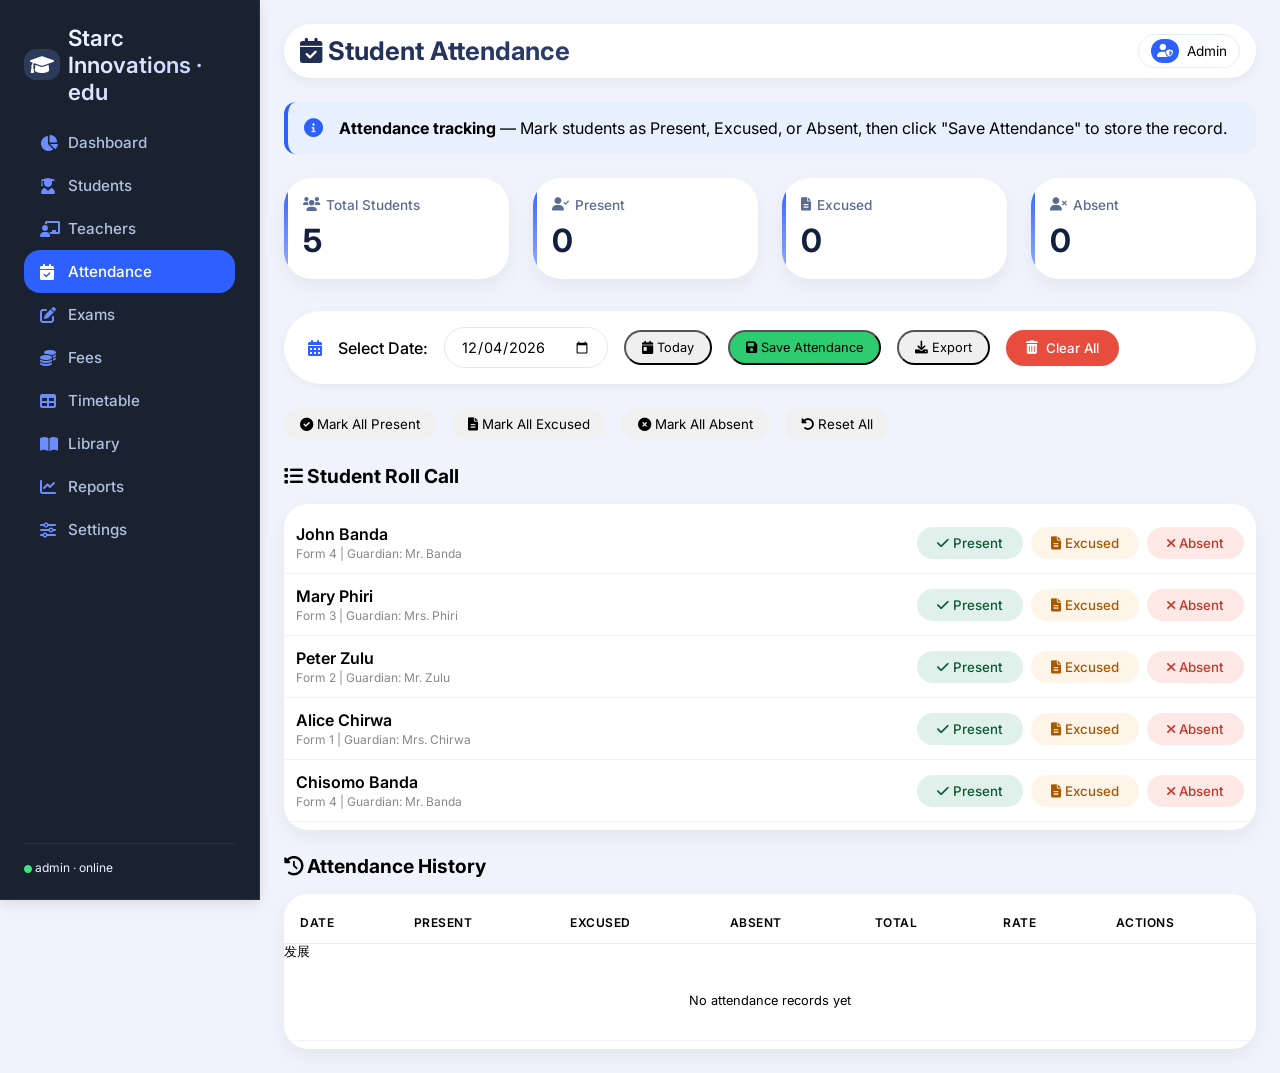
<file: New sms/Attendance.html>
<!DOCTYPE html>
<html lang="en">

<head>
    <!-- PWA Meta Tags -->
    <link rel="manifest" href="manifest.json">
    <meta name="apple-mobile-web-app-capable" content="yes">
    <meta name="apple-mobile-web-app-status-bar-style" content="black-translucent">
    <meta name="apple-mobile-web-app-title" content="Starc Edu">
    <link rel="apple-touch-icon"
        href="data:image/svg+xml,%3Csvg xmlns='http://www.w3.org/2000/svg' viewBox='0 0 100 100'%3E%3Crect width='100' height='100' fill='%232d60ff'/%3E%3Ctext x='50' y='67' font-size='50' text-anchor='middle' fill='white' font-family='Arial'%3ES%3C/text%3E%3C/svg%3E">
    <meta name="theme-color" content="#2d60ff">
    <meta name="mobile-web-app-capable" content="yes">
    <meta name="viewport" content="width=device-width, initial-scale=1.0">
    <meta charset="UTF-8">
    <title>Attendance | Starc Innovations</title>
    <link rel="stylesheet" href="css/style.css">
    <link rel="stylesheet" href="https://cdnjs.cloudflare.com/ajax/libs/font-awesome/6.0.0-beta3/css/all.min.css">
    <link
        href="https://fonts.googleapis.com/css2?family=Inter:opsz,wght@14..32,400;14..32,500;14..32,600;14..32,700&display=swap"
        rel="stylesheet">
    <style>
        /* Attendance specific styles */
        .attendance-stats {
            display: grid;
            grid-template-columns: repeat(4, 1fr);
            gap: 1.5rem;
            margin-bottom: 2rem;
        }

        .mode-selector {
            display: flex;
            gap: 1rem;
            margin-bottom: 1.5rem;
            flex-wrap: wrap;
            background: white;
            padding: 1rem;
            border-radius: 60px;
            align-items: center;
        }

        .mode-btn {
            padding: 10px 24px;
            border-radius: 40px;
            border: 1px solid #e2e8f0;
            background: white;
            cursor: pointer;
            transition: all 0.2s;
            font-weight: 500;
        }

        .mode-btn.active {
            background: #2d60ff;
            color: white;
            border-color: #2d60ff;
        }

        .date-selector {
            display: flex;
            gap: 1rem;
            align-items: center;
            flex-wrap: wrap;
            margin-bottom: 1.5rem;
            background: white;
            padding: 1rem 1.5rem;
            border-radius: 60px;
            box-shadow: 0 2px 8px rgba(0, 0, 0, 0.05);
        }

        .date-selector input {
            padding: 10px 16px;
            border-radius: 40px;
            border: 1px solid #e2e8f0;
            font-size: 0.9rem;
        }

        .quick-mark {
            display: flex;
            gap: 1rem;
            margin-bottom: 1rem;
            flex-wrap: wrap;
        }

        .quick-btn {
            padding: 8px 16px;
            border-radius: 30px;
            background: #f0f0f0;
            border: none;
            cursor: pointer;
        }

        .student-row {
            display: flex;
            justify-content: space-between;
            align-items: center;
            padding: 12px;
            border-bottom: 1px solid #eef2ff;
            transition: background 0.2s;
        }

        .student-row:hover {
            background: #f8faff;
        }

        .student-info {
            flex: 1;
        }

        .student-name {
            font-weight: 600;
            font-size: 1rem;
        }

        .student-details {
            font-size: 0.75rem;
            color: #888;
            margin-top: 2px;
        }

        .attendance-buttons {
            display: flex;
            gap: 0.5rem;
        }

        .attendance-btn {
            padding: 8px 20px;
            border-radius: 40px;
            border: none;
            cursor: pointer;
            font-weight: 500;
            transition: all 0.2s;
        }

        .btn-present {
            background: #e0f0ea;
            color: #0d5936;
        }

        .btn-present.active {
            background: #2ecc71;
            color: white;
        }

        .btn-absent {
            background: #fee8e6;
            color: #c0392b;
        }

        .btn-absent.active {
            background: #e74c3c;
            color: white;
        }

        .btn-excused {
            background: #fef5e8;
            color: #a75800;
        }

        .btn-excused.active {
            background: #f39c12;
            color: white;
        }

        .btn-sm {
            padding: 6px 12px;
            font-size: 0.75rem;
            border-radius: 20px;
            cursor: pointer;
            border: none;
        }

        .clear-all-btn {
            background: #e74c3c;
            color: white;
            border: none;
            padding: 10px 20px;
            border-radius: 40px;
            cursor: pointer;
            font-weight: 500;
            display: inline-flex;
            align-items: center;
            gap: 8px;
        }

        .modal-overlay {
            position: fixed;
            top: 0;
            left: 0;
            right: 0;
            bottom: 0;
            background: rgba(0, 0, 0, 0.5);
            display: flex;
            align-items: center;
            justify-content: center;
            z-index: 1000;
        }

        .modal-container {
            background: white;
            border-radius: 24px;
            width: 90%;
            max-width: 500px;
            max-height: 85vh;
            overflow-y: auto;
        }

        .modal-header {
            padding: 1.5rem;
            border-bottom: 1px solid #eef2ff;
            display: flex;
            justify-content: space-between;
            align-items: center;
        }

        .modal-body {
            padding: 1.5rem;
        }

        .toast {
            position: fixed;
            bottom: 20px;
            right: 20px;
            padding: 12px 20px;
            border-radius: 40px;
            color: white;
            z-index: 2000;
            animation: slideIn 0.3s ease;
        }

        @keyframes slideIn {
            from {
                transform: translateX(100px);
                opacity: 0;
            }

            to {
                transform: translateX(0);
                opacity: 1;
            }
        }

        .info-banner {
            background: #e8f0fe;
            border-left: 4px solid #2d60ff;
            padding: 1rem;
            border-radius: 12px;
            margin-bottom: 1.5rem;
            display: flex;
            align-items: center;
            gap: 1rem;
            flex-wrap: wrap;
        }

        @media (max-width: 768px) {
            .attendance-stats {
                grid-template-columns: repeat(2, 1fr);
            }

            .student-row {
                flex-direction: column;
                text-align: center;
                gap: 0.5rem;
            }

            .attendance-buttons {
                justify-content: center;
            }
        }
    </style>
</head>

<body>
    <script>
        // Register Service Worker
        if ('serviceWorker' in navigator) {
            navigator.serviceWorker.register('/sw.js')
                .then(reg => console.log('Service Worker registered', reg))
                .catch(err => console.log('Service Worker registration failed', err));
        }

        // Install prompt for PWA
        let deferredPrompt;
        window.addEventListener('beforeinstallprompt', (e) => {
            e.preventDefault();
            deferredPrompt = e;

            // Optional: Show install button
            const installBtn = document.getElementById('installBtn');
            if (installBtn) {
                installBtn.style.display = 'flex';
                installBtn.addEventListener('click', () => {
                    deferredPrompt.prompt();
                    deferredPrompt.userChoice.then((choiceResult) => {
                        if (choiceResult.outcome === 'accepted') {
                            console.log('User accepted install');
                        }
                        deferredPrompt = null;
                        installBtn.style.display = 'none';
                    });
                });
            }
        });

        function installApp() {
            if (deferredPrompt) {
                deferredPrompt.prompt();
            }
        }
    </script>
    <div class="sidebar">
        <h2><i class="fas fa-graduation-cap"></i> Starc Innovations · edu</h2>
        <ul>
            <li><a href="index.html"><i class="fas fa-chart-pie"></i> Dashboard</a></li>
            <li><a href="students.html"><i class="fas fa-user-graduate"></i> Students</a></li>
            <li><a href="teachers.html"><i class="fas fa-chalkboard-user"></i> Teachers</a></li>
            <li class="active"><a href="attendance.html"><i class="fas fa-calendar-check"></i> Attendance</a></li>
            <li><a href="exams.html"><i class="fas fa-pen-to-square"></i> Exams</a></li>
            <li><a href="fees.html"><i class="fas fa-coins"></i> Fees</a></li>
            <li><a href="timetable.html"><i class="fas fa-table"></i> Timetable</a></li>
            <li><a href="library.html"><i class="fas fa-book-open"></i> Library</a></li>
            <li><a href="reports.html"><i class="fas fa-chart-line"></i> Reports</a></li>
            <li><a href="settings.html"><i class="fas fa-sliders"></i> Settings</a></li>
        </ul>
        <div class="sidebar-footer">
            <i class="fas fa-circle" style="color:#3fe67b; font-size:0.5rem;"></i> admin · online
        </div>
        <button id="installBtn" onclick="installApp()"
            style="display: none; background: #2d60ff; color: white; border: none; padding: 10px; border-radius: 40px; margin: 10px 0; cursor: pointer; width: 100%;">
            <i class="fas fa-download"></i> Install App
        </button>
    </div>

    <div class="main-panel">
        <div class="topbar">
            <div class="page-title">
                <h1><i class="fas fa-calendar-check"></i> Student Attendance</h1>
            </div>
            <div class="profile-pill">
                <i class="fas fa-user-shield"></i> Admin
            </div>
        </div>

        <!-- Info Banner -->
        <div class="info-banner">
            <i class="fas fa-info-circle" style="color: #2d60ff; font-size: 1.2rem;"></i>
            <div style="flex: 1;">
                <strong>Attendance tracking</strong> — Mark students as Present, Excused, or Absent, then click "Save
                Attendance" to store the record.
            </div>
        </div>

        <!-- Statistics Cards -->
        <div class="attendance-stats">
            <div class="stat-card">
                <div class="stat-title"><i class="fas fa-users"></i> Total Students</div>
                <div class="stat-number" id="totalStudents">0</div>
            </div>
            <div class="stat-card">
                <div class="stat-title"><i class="fas fa-user-check"></i> Present</div>
                <div class="stat-number" id="presentCount">0</div>
            </div>
            <div class="stat-card">
                <div class="stat-title"><i class="fas fa-file-alt"></i> Excused</div>
                <div class="stat-number" id="excusedCount">0</div>
            </div>
            <div class="stat-card">
                <div class="stat-title"><i class="fas fa-user-times"></i> Absent</div>
                <div class="stat-number" id="absentCount">0</div>
            </div>
        </div>

        <!-- Date Selector and Save Button -->
        <div class="date-selector">
            <i class="fas fa-calendar-alt" style="color: #2d60ff;"></i>
            <span style="font-weight: 500;">Select Date:</span>
            <input type="date" id="attendanceDate" value="" onchange="loadAttendanceForDate()">
            <button class="btn-primary" onclick="markTodayAttendance()">
                <i class="fas fa-calendar-day"></i> Today
            </button>
            <button class="btn-primary" onclick="saveAttendance()" style="background: #2ecc71;">
                <i class="fas fa-save"></i> Save Attendance
            </button>
            <button class="btn-outline" onclick="exportAttendanceToCSV()">
                <i class="fas fa-download"></i> Export
            </button>
            <button class="clear-all-btn" onclick="openClearAllConfirm()">
                <i class="fas fa-trash-alt"></i> Clear All
            </button>
        </div>

        <!-- Quick Actions -->
        <div class="quick-mark">
            <button class="quick-btn" onclick="markAll('present')">
                <i class="fas fa-check-circle"></i> Mark All Present
            </button>
            <button class="quick-btn" onclick="markAll('excused')">
                <i class="fas fa-file-alt"></i> Mark All Excused
            </button>
            <button class="quick-btn" onclick="markAll('absent')">
                <i class="fas fa-times-circle"></i> Mark All Absent
            </button>
            <button class="quick-btn" onclick="resetAll()">
                <i class="fas fa-undo-alt"></i> Reset All
            </button>
        </div>

        <!-- Students List for Attendance -->
        <div class="section-title">
            <h2><i class="fas fa-list"></i> Student Roll Call</h2>
        </div>
        <div class="glass-table">
            <div id="studentsAttendanceList"></div>
        </div>

        <!-- Attendance History -->
        <div class="section-title">
            <h2><i class="fas fa-history"></i> Attendance History</h2>
        </div>
        <div class="glass-table">
            <div style="overflow-x: auto;">
                <table id="attendanceHistoryTable">
                    <thead>
                        <tr>
                            <th>Date</th>
                            <th>Present</th>
                            <th>Excused</th>
                            <th>Absent</th>
                            <th>Total</th>
                            <th>Rate</th>
                            <th>Actions</th>
                    </thead>
                    <tbody id="attendanceHistoryBody"></tbody>
                </table>
            </div>
        </div>
    </div>

    <script>
        // ============ ATTENDANCE DATA ============
        let students = [];
        let attendanceRecords = [];
        let currentAttendance = {};
        let currentFilter = 'all';

        // Load students from localStorage
        function loadStudents() {
            const saved = localStorage.getItem('students_data');
            if (saved) {
                students = JSON.parse(saved);
            } else {
                students = [
                    { id: 1001, name: "John Banda", form: "Form 4", guardian: "Mr. Banda", phone: "0991234567", status: "active" },
                    { id: 1002, name: "Mary Phiri", form: "Form 3", guardian: "Mrs. Phiri", phone: "0887654321", status: "active" },
                    { id: 1003, name: "Peter Zulu", form: "Form 2", guardian: "Mr. Zulu", phone: "0998765432", status: "active" },
                    { id: 1004, name: "Alice Chirwa", form: "Form 1", guardian: "Mrs. Chirwa", phone: "0881234567", status: "active" },
                    { id: 1005, name: "Chisomo Banda", form: "Form 4", guardian: "Mr. Banda", phone: "0995551234", status: "active" }
                ];
                localStorage.setItem('students_data', JSON.stringify(students));
            }
            document.getElementById('totalStudents').textContent = students.filter(s => s.status === 'active').length;
        }

        // Load attendance records
        function loadAttendanceRecords() {
            const saved = localStorage.getItem('attendance_records');
            if (saved) {
                attendanceRecords = JSON.parse(saved);
            } else {
                attendanceRecords = [];
                localStorage.setItem('attendance_records', JSON.stringify(attendanceRecords));
            }
            renderAttendanceHistory();
        }

        // Load attendance for selected date
        function loadAttendanceForDate() {
            const date = document.getElementById('attendanceDate').value;
            if (!date) return;

            const existingRecord = attendanceRecords.find(r => r.date === date);

            if (existingRecord) {
                currentAttendance = { ...existingRecord.attendance };
            } else {
                // Initialize all students as unmarked
                currentAttendance = {};
                students.forEach(student => {
                    if (student.status === 'active') {
                        currentAttendance[student.id] = 'unmarked';
                    }
                });
            }

            renderStudentsList();
            updateStats();
        }

        // Render students list
        function renderStudentsList() {
            const container = document.getElementById('studentsAttendanceList');
            const activeStudents = students.filter(s => s.status === 'active');

            if (activeStudents.length === 0) {
                container.innerHTML = '<div style="text-align: center; padding: 2rem; color: #999;">No students found. Add students in Students page first.</div>';
                return;
            }

            container.innerHTML = activeStudents.map(student => {
                const status = currentAttendance[student.id] || 'unmarked';
                return `
                    <div class="student-row">
                        <div class="student-info">
                            <div class="student-name">${escapeHtml(student.name)}</div>
                            <div class="student-details">${student.form} | Guardian: ${escapeHtml(student.guardian)}</div>
                        </div>
                        <div class="attendance-buttons">
                            <button class="attendance-btn btn-present ${status === 'present' ? 'active' : ''}" onclick="setStudentAttendance(${student.id}, 'present')">
                                <i class="fas fa-check"></i> Present
                            </button>
                            <button class="attendance-btn btn-excused ${status === 'excused' ? 'active' : ''}" onclick="setStudentAttendance(${student.id}, 'excused')">
                                <i class="fas fa-file-alt"></i> Excused
                            </button>
                            <button class="attendance-btn btn-absent ${status === 'absent' ? 'active' : ''}" onclick="setStudentAttendance(${student.id}, 'absent')">
                                <i class="fas fa-times"></i> Absent
                            </button>
                        </div>
                    </div>
                `;
            }).join('');
        }

        // Set attendance for a student
        function setStudentAttendance(studentId, status) {
            currentAttendance[studentId] = status;
            renderStudentsList();
            updateStats();
        }

        // Update statistics
        function updateStats() {
            let present = 0, excused = 0, absent = 0;

            students.forEach(student => {
                if (student.status !== 'active') return;
                const status = currentAttendance[student.id];
                if (status === 'present') present++;
                else if (status === 'excused') excused++;
                else if (status === 'absent') absent++;
            });

            document.getElementById('presentCount').textContent = present;
            document.getElementById('excusedCount').textContent = excused;
            document.getElementById('absentCount').textContent = absent;
        }

        // Mark all students with a status
        function markAll(status) {
            students.forEach(student => {
                if (student.status === 'active') {
                    currentAttendance[student.id] = status;
                }
            });
            renderStudentsList();
            updateStats();
            showToast(`Marked all students as ${status}`, 'success');
        }

        // Reset all to unmarked
        function resetAll() {
            students.forEach(student => {
                if (student.status === 'active') {
                    currentAttendance[student.id] = 'unmarked';
                }
            });
            renderStudentsList();
            updateStats();
            showToast('All marks reset', 'success');
        }

        // Save attendance for current date
        function saveAttendance() {
            const date = document.getElementById('attendanceDate').value;
            if (!date) {
                showToast('Please select a date first', 'error');
                return;
            }

            // Check if any students are unmarked
            const unmarkedCount = Object.values(currentAttendance).filter(s => s === 'unmarked').length;
            if (unmarkedCount > 0) {
                if (!confirm(`${unmarkedCount} student(s) are not marked. Continue anyway?`)) {
                    return;
                }
            }

            const present = Object.values(currentAttendance).filter(s => s === 'present').length;
            const excused = Object.values(currentAttendance).filter(s => s === 'excused').length;
            const absent = Object.values(currentAttendance).filter(s => s === 'absent').length;

            const existingIndex = attendanceRecords.findIndex(r => r.date === date);
            const record = {
                date: date,
                attendance: { ...currentAttendance },
                present: present,
                excused: excused,
                absent: absent,
                total: students.filter(s => s.status === 'active').length,
                timestamp: new Date().toISOString()
            };

            if (existingIndex !== -1) {
                attendanceRecords[existingIndex] = record;
                showToast('Attendance updated successfully!', 'success');
            } else {
                attendanceRecords.push(record);
                showToast('Attendance saved successfully!', 'success');
            }

            // Sort by date (newest first)
            attendanceRecords.sort((a, b) => new Date(b.date) - new Date(a.date));
            localStorage.setItem('attendance_records', JSON.stringify(attendanceRecords));

            renderAttendanceHistory();
        }

        // Render attendance history
        function renderAttendanceHistory() {
            const tbody = document.getElementById('attendanceHistoryBody');

            if (attendanceRecords.length === 0) {
                tbody.innerHTML = '发展<td colspan="7" style="text-align: center; padding: 2rem;">No attendance records yet</td> </tr>';
                return;
            }

            tbody.innerHTML = attendanceRecords.map(record => {
                const rate = record.total > 0 ? Math.round(((record.present + record.excused) / record.total) * 100) : 0;
                return `
                    <tr>
                        <td><strong>${record.date}</strong></td>
                        <td><span class="badge-status">${record.present}</span></td>
                        <td><span style="background:#fef5e8; padding:4px 8px; border-radius:20px;">${record.excused}</span></td>
                        <td><span style="background:#fee8e6; padding:4px 8px; border-radius:20px;">${record.absent}</span></td>
                        <td>${record.total}</td>
                        <td><strong>${rate}%</strong></td>
                        <td>
                            <button class="btn-sm btn-outline" onclick="viewAttendanceDate('${record.date}')">
                                <i class="fas fa-eye"></i> View
                            </button>
                            <button class="btn-sm btn-outline" onclick="deleteAttendanceDate('${record.date}')" style="color:#e74c3c;">
                                <i class="fas fa-trash"></i> Delete
                            </button>
                        </td>
                    </tr>
                `;
            }).join('');
        }

        // View attendance for a specific date
        function viewAttendanceDate(date) {
            document.getElementById('attendanceDate').value = date;
            loadAttendanceForDate();
            showToast(`Loaded attendance for ${date}`, 'success');
        }

        // Delete attendance for a specific date
        function deleteAttendanceDate(date) {
            if (confirm(`Delete attendance record for ${date}?`)) {
                attendanceRecords = attendanceRecords.filter(r => r.date !== date);
                localStorage.setItem('attendance_records', JSON.stringify(attendanceRecords));
                renderAttendanceHistory();

                // If current date is the deleted one, reload
                const currentDate = document.getElementById('attendanceDate').value;
                if (currentDate === date) {
                    loadAttendanceForDate();
                }
                showToast('Attendance record deleted!', 'success');
            }
        }

        // Mark today's attendance
        function markTodayAttendance() {
            const today = new Date().toISOString().split('T')[0];
            document.getElementById('attendanceDate').value = today;
            loadAttendanceForDate();
        }

        // Export attendance to CSV
        function exportAttendanceToCSV() {
            if (attendanceRecords.length === 0) {
                showToast('No attendance data to export', 'error');
                return;
            }

            let csv = 'Date,Total Students,Present,Excused,Absent,Attendance Rate\n';
            attendanceRecords.forEach(record => {
                const rate = record.total > 0 ? Math.round(((record.present + record.excused) / record.total) * 100) : 0;
                csv += `"${record.date}","${record.total}","${record.present}","${record.excused}","${record.absent}","${rate}%"\n`;
            });

            const blob = new Blob([csv], { type: 'text/csv;charset=utf-8;' });
            const url = URL.createObjectURL(blob);
            const a = document.createElement('a');
            a.href = url;
            a.download = `attendance_report_${new Date().toISOString().split('T')[0]}.csv`;
            a.click();
            URL.revokeObjectURL(url);
            showToast('Attendance exported successfully!', 'success');
        }

        // Clear all attendance data
        function openClearAllConfirm() {
            if (attendanceRecords.length === 0) {
                showToast('No attendance data to clear', 'error');
                return;
            }

            const modalHtml = `
                <div class="modal-overlay" id="clearConfirmModal">
                    <div class="modal-container">
                        <div class="modal-header">
                            <h3><i class="fas fa-exclamation-triangle" style="color: #e74c3c;"></i> Confirm Clear All</h3>
                            <button onclick="closeModal()" style="background: none; border: none; font-size: 1.5rem; cursor: pointer;">&times;</button>
                        </div>
                        <div class="modal-body confirm-modal">
                            <div class="warning-icon"><i class="fas fa-trash-alt"></i></div>
                            <p><strong>Delete ALL attendance records?</strong></p>
                            <p style="color: #e74c3c;">This action cannot be undone. You will lose ${attendanceRecords.length} records.</p>
                            <div class="confirm-modal-buttons">
                                <button onclick="closeModal()" class="btn-outline">Cancel</button>
                                <button onclick="clearAllAttendance()" class="clear-all-btn">Delete All</button>
                            </div>
                        </div>
                    </div>
                </div>
            `;
            document.body.insertAdjacentHTML('beforeend', modalHtml);
        }

        function clearAllAttendance() {
            attendanceRecords = [];
            localStorage.setItem('attendance_records', JSON.stringify(attendanceRecords));
            resetAll();
            renderAttendanceHistory();
            closeModal();
            showToast('All attendance records cleared!', 'success');
        }

        function closeModal() {
            const modal = document.querySelector('.modal-overlay');
            if (modal) modal.remove();
        }

        function showToast(message, type) {
            const toast = document.createElement('div');
            toast.className = 'toast';
            toast.style.background = type === 'success' ? '#2ecc71' : '#e74c3c';
            toast.innerHTML = `<i class="fas fa-${type === 'success' ? 'check-circle' : 'exclamation-circle'}"></i> ${message}`;
            document.body.appendChild(toast);
            setTimeout(() => toast.remove(), 3000);
        }

        function escapeHtml(str) {
            if (!str) return '';
            return str.replace(/[&<>]/g, m => ({ '&': '&amp;', '<': '&lt;', '>': '&gt;' }[m]));
        }

        // Initialize
        function init() {
            loadStudents();
            loadAttendanceRecords();
            const today = new Date().toISOString().split('T')[0];
            document.getElementById('attendanceDate').value = today;
            loadAttendanceForDate();
        }

        init();

        // Make functions global
        window.setStudentAttendance = setStudentAttendance;
        window.saveAttendance = saveAttendance;
        window.markTodayAttendance = markTodayAttendance;
        window.viewAttendanceDate = viewAttendanceDate;
        window.deleteAttendanceDate = deleteAttendanceDate;
        window.exportAttendanceToCSV = exportAttendanceToCSV;
        window.openClearAllConfirm = openClearAllConfirm;
        window.clearAllAttendance = clearAllAttendance;
        window.closeModal = closeModal;
        window.markAll = markAll;
        window.resetAll = resetAll;
    </script>
</body>

</html>
</file>
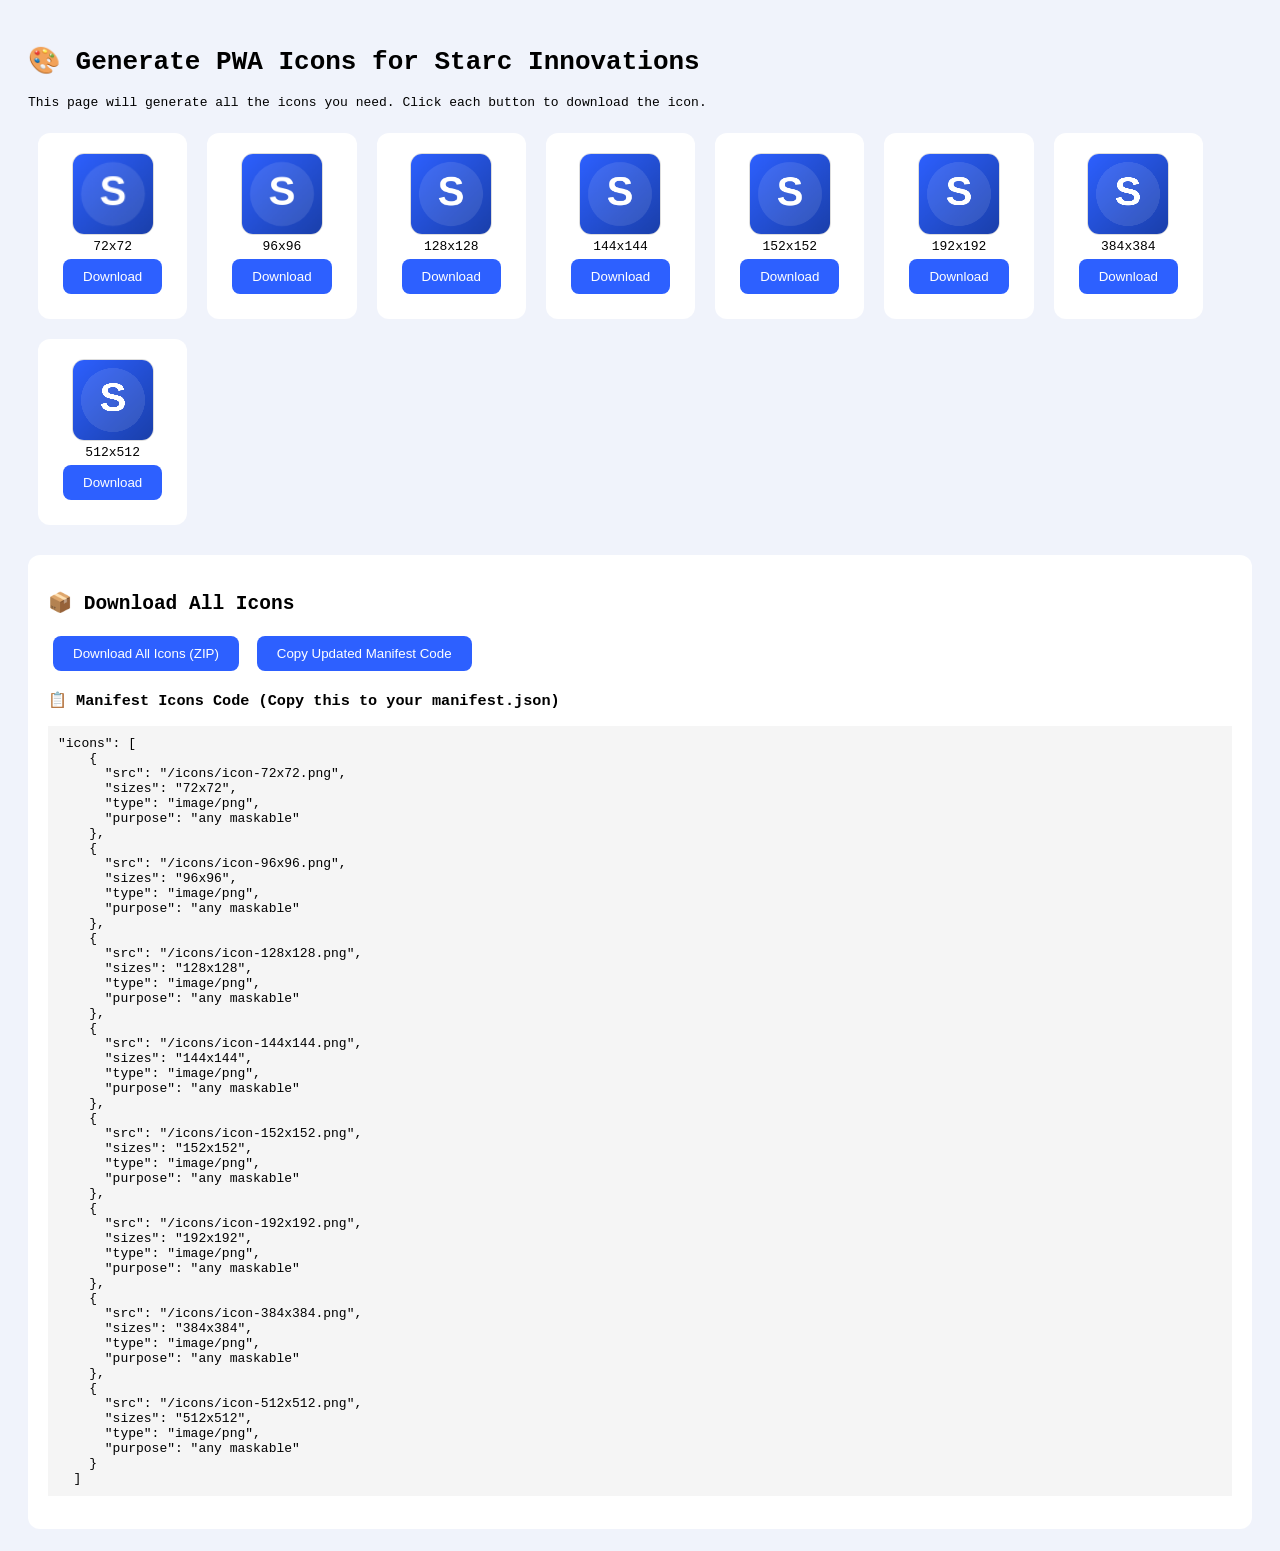
<file: New sms/generate-icons.html>
<!DOCTYPE html>
<html lang="en">

<head>
    <meta charset="UTF-8">
    <title>Generate Icons</title>
    <style>
        body {
            font-family: monospace;
            padding: 20px;
            background: #f0f3fb;
        }

        .icon-preview {
            display: inline-block;
            margin: 10px;
            text-align: center;
            background: white;
            padding: 20px;
            border-radius: 12px;
        }

        canvas {
            border: 1px solid #ddd;
            border-radius: 12px;
        }

        button {
            background: #2d60ff;
            color: white;
            border: none;
            padding: 10px 20px;
            border-radius: 8px;
            cursor: pointer;
            margin: 5px;
        }

        .download-section {
            margin-top: 20px;
            padding: 20px;
            background: white;
            border-radius: 12px;
        }

        pre {
            background: #f5f5f5;
            padding: 10px;
            overflow-x: auto;
        }
    </style>
</head>

<body>
    <h1>🎨 Generate PWA Icons for Starc Innovations</h1>
    <p>This page will generate all the icons you need. Click each button to download the icon.</p>

    <div id="icons-container"></div>

    <div class="download-section">
        <h2>📦 Download All Icons</h2>
        <button onclick="downloadAllIcons()">Download All Icons (ZIP)</button>
        <button onclick="copyManifestCode()">Copy Updated Manifest Code</button>

        <h3>📋 Manifest Icons Code (Copy this to your manifest.json)</h3>
        <pre id="manifest-code"></pre>
    </div>

    <script>
        const sizes = [72, 96, 128, 144, 152, 192, 384, 512];

        function createIcon(size) {
            const canvas = document.createElement('canvas');
            canvas.width = size;
            canvas.height = size;
            const ctx = canvas.getContext('2d');

            // Background gradient
            const gradient = ctx.createLinearGradient(0, 0, size, size);
            gradient.addColorStop(0, '#2d60ff');
            gradient.addColorStop(1, '#1a3faa');
            ctx.fillStyle = gradient;
            ctx.fillRect(0, 0, size, size);

            // Draw circle overlay
            ctx.fillStyle = 'rgba(255,255,255,0.1)';
            ctx.beginPath();
            ctx.arc(size / 2, size / 2, size * 0.4, 0, Math.PI * 2);
            ctx.fill();

            // Draw letter S
            ctx.fillStyle = 'white';
            ctx.font = `bold ${size * 0.5}px "Inter", "Arial", sans-serif`;
            ctx.textAlign = 'center';
            ctx.textBaseline = 'middle';
            ctx.fillText('S', size / 2, size / 2);

            return canvas;
        }

        function downloadIcon(size) {
            const canvas = createIcon(size);
            const link = document.createElement('a');
            link.download = `icon-${size}x${size}.png`;
            link.href = canvas.toDataURL();
            link.click();
        }

        function downloadAllIcons() {
            sizes.forEach(size => {
                setTimeout(() => downloadIcon(size), size * 10);
            });
            alert('Downloading all icons. Please wait...');
        }

        function generateManifestCode() {
            const iconEntries = sizes.map(size => `
    {
      "src": "/icons/icon-${size}x${size}.png",
      "sizes": "${size}x${size}",
      "type": "image/png",
      "purpose": "any maskable"
    }`).join(',');

            return `"icons": [${iconEntries}
  ]`;
        }

        function copyManifestCode() {
            const code = generateManifestCode();
            navigator.clipboard.writeText(code);
            alert('Manifest icons code copied to clipboard!');
        }

        // Display icons
        const container = document.getElementById('icons-container');
        sizes.forEach(size => {
            const canvas = createIcon(size);
            const div = document.createElement('div');
            div.className = 'icon-preview';
            div.innerHTML = `
                <canvas width="${size}" height="${size}" style="width: 80px; height: 80px;"></canvas>
                <div>${size}x${size}</div>
                <button onclick="downloadIcon(${size})">Download</button>
            `;
            div.querySelector('canvas').getContext('2d').drawImage(canvas, 0, 0);
            container.appendChild(div);
        });

        document.getElementById('manifest-code').textContent = generateManifestCode();
    </script>
</body>

</html>
</file>
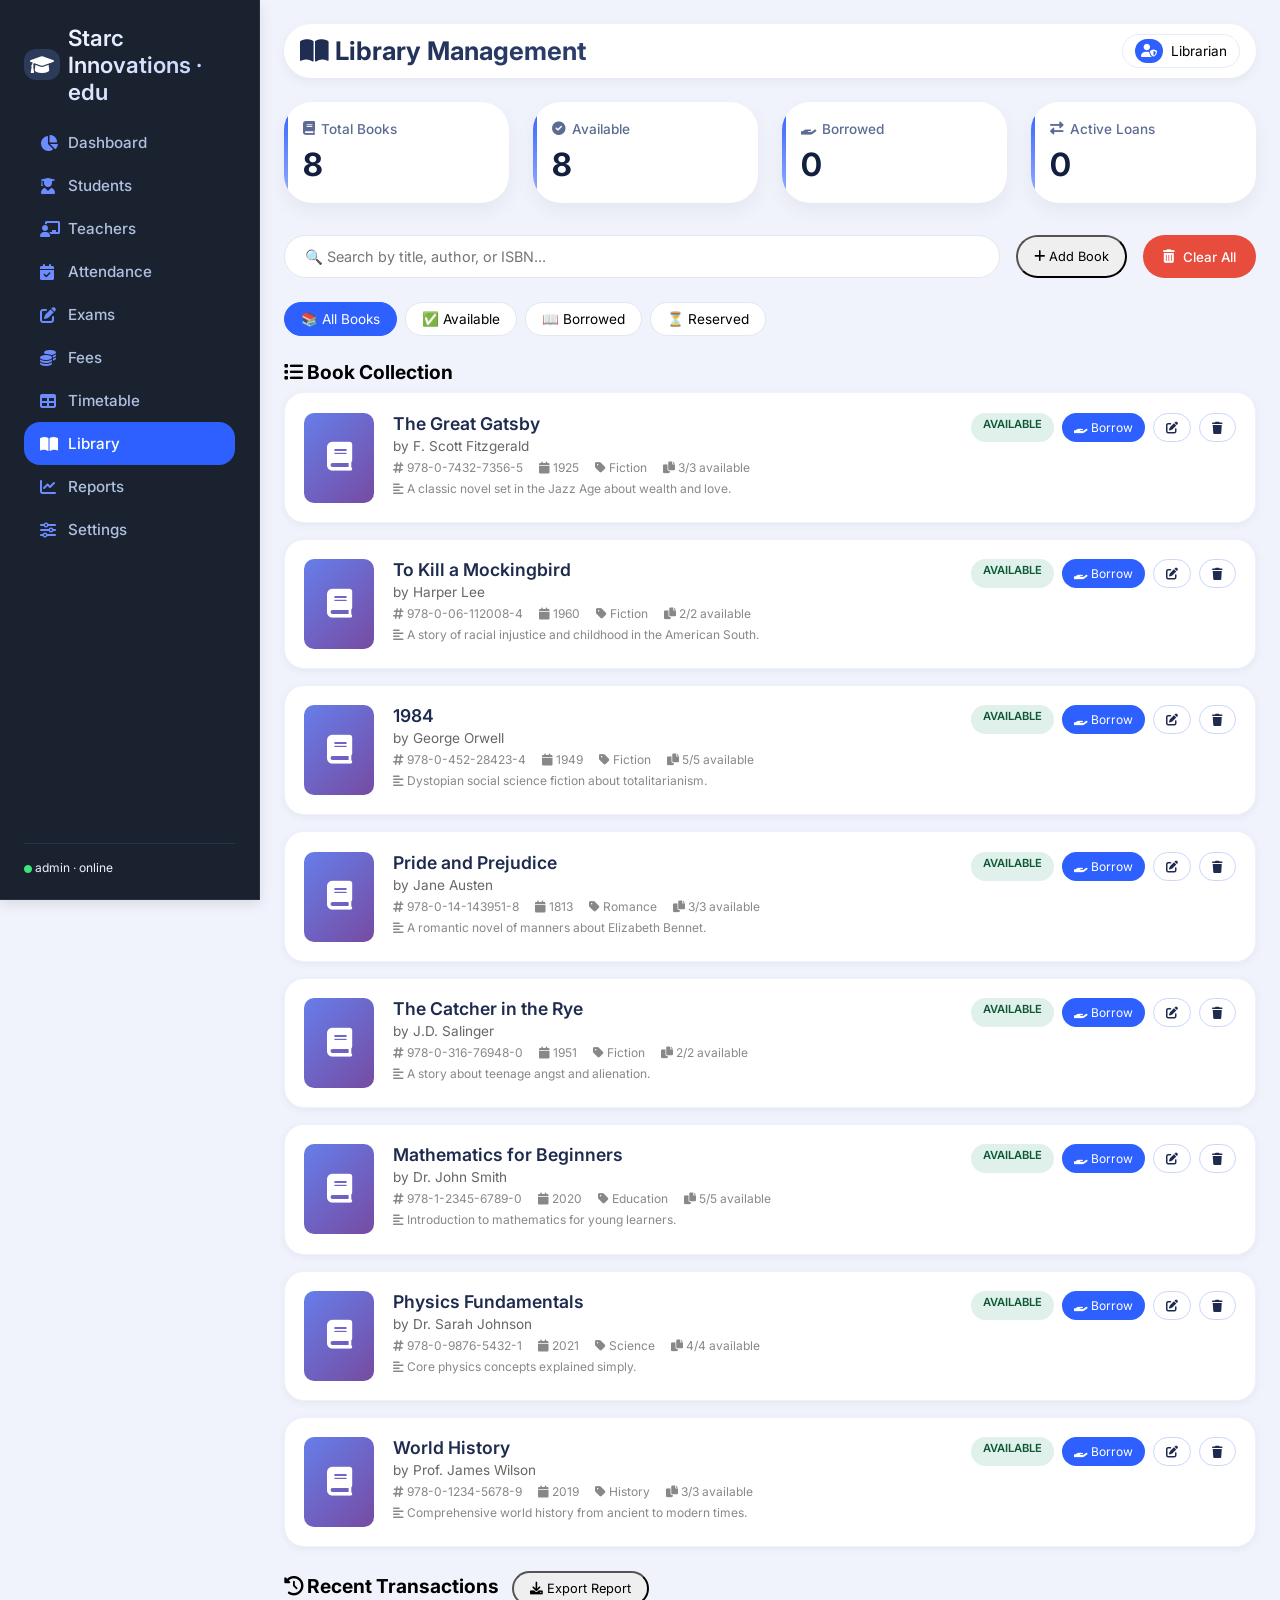
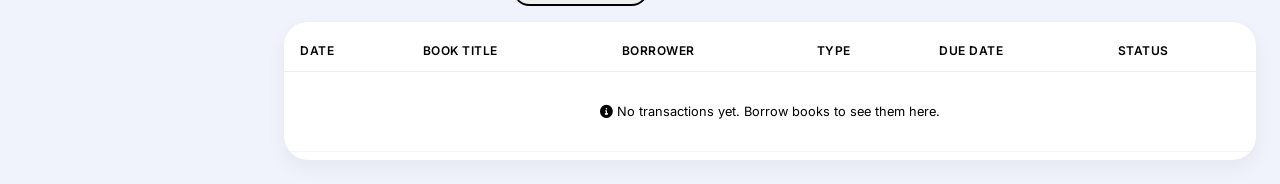
<file: New sms/Library.html>
<!DOCTYPE html>
<html lang="en">

<head>
    <!-- PWA Meta Tags -->
    <link rel="manifest" href="manifest.json">
    <meta name="apple-mobile-web-app-capable" content="yes">
    <meta name="apple-mobile-web-app-status-bar-style" content="black-translucent">
    <meta name="apple-mobile-web-app-title" content="Starc Edu">
    <link rel="apple-touch-icon"
        href="data:image/svg+xml,%3Csvg xmlns='http://www.w3.org/2000/svg' viewBox='0 0 100 100'%3E%3Crect width='100' height='100' fill='%232d60ff'/%3E%3Ctext x='50' y='67' font-size='50' text-anchor='middle' fill='white' font-family='Arial'%3ES%3C/text%3E%3C/svg%3E">
    <meta name="theme-color" content="#2d60ff">
    <meta name="mobile-web-app-capable" content="yes">
    <meta name="viewport" content="width=device-width, initial-scale=1.0">
    <meta charset="UTF-8">
    <title>Library Management | Starc Innovations</title>
    <link rel="stylesheet" href="css/style.css">
    <link rel="stylesheet" href="https://cdnjs.cloudflare.com/ajax/libs/font-awesome/6.0.0-beta3/css/all.min.css">
    <link
        href="https://fonts.googleapis.com/css2?family=Inter:opsz,wght@14..32,400;14..32,500;14..32,600;14..32,700&display=swap"
        rel="stylesheet">
    <style>
        /* Library specific styles */
        .library-stats {
            display: grid;
            grid-template-columns: repeat(4, 1fr);
            gap: 1.5rem;
            margin-bottom: 2rem;
        }

        .search-bar {
            display: flex;
            gap: 1rem;
            margin-bottom: 1.5rem;
            flex-wrap: wrap;
        }

        .search-bar input {
            flex: 1;
            padding: 12px 20px;
            border-radius: 40px;
            border: 1px solid #e2e8f0;
            font-size: 0.9rem;
            background: white;
        }

        .filter-group {
            display: flex;
            gap: 0.5rem;
            flex-wrap: wrap;
            margin-bottom: 1.5rem;
        }

        .filter-btn {
            padding: 8px 16px;
            border-radius: 30px;
            border: 1px solid #e2e8f0;
            background: white;
            cursor: pointer;
            transition: all 0.2s;
            font-size: 0.85rem;
        }

        .filter-btn.active {
            background: #2d60ff;
            color: white;
            border-color: #2d60ff;
        }

        .book-card {
            background: white;
            border-radius: 20px;
            padding: 1.2rem;
            margin-bottom: 1rem;
            display: flex;
            gap: 1.2rem;
            align-items: flex-start;
            box-shadow: 0 2px 8px rgba(0, 0, 0, 0.05);
            transition: all 0.2s;
            border: 1px solid #eef2ff;
        }

        .book-card:hover {
            transform: translateX(4px);
            box-shadow: 0 4px 12px rgba(0, 0, 0, 0.1);
        }

        .book-cover {
            width: 70px;
            height: 90px;
            background: linear-gradient(135deg, #667eea 0%, #764ba2 100%);
            border-radius: 10px;
            display: flex;
            align-items: center;
            justify-content: center;
            color: white;
            font-size: 1.8rem;
            flex-shrink: 0;
        }

        .book-info {
            flex: 1;
        }

        .book-title {
            font-weight: 600;
            font-size: 1.1rem;
            margin-bottom: 4px;
            color: #1e2b4f;
        }

        .book-author {
            font-size: 0.85rem;
            color: #666;
            margin-bottom: 6px;
        }

        .book-details {
            display: flex;
            gap: 1rem;
            font-size: 0.75rem;
            color: #888;
            flex-wrap: wrap;
            margin-bottom: 6px;
        }

        .status-badge {
            display: inline-block;
            padding: 4px 12px;
            border-radius: 20px;
            font-size: 0.7rem;
            font-weight: 600;
        }

        .status-available {
            background: #e0f0ea;
            color: #0d5936;
        }

        .status-borrowed {
            background: #fef5e8;
            color: #a75800;
        }

        .status-reserved {
            background: #fee8e6;
            color: #c0392b;
        }

        .action-buttons {
            display: flex;
            gap: 0.5rem;
            flex-wrap: wrap;
        }

        .btn-sm {
            padding: 6px 12px;
            font-size: 0.75rem;
            border-radius: 20px;
            cursor: pointer;
            transition: all 0.2s;
            border: none;
        }

        .btn-sm.btn-primary {
            background: #2d60ff;
            color: white;
        }

        .btn-sm.btn-outline {
            background: white;
            border: 1px solid #cbd6fc;
            color: #1e2b4f;
        }

        .clear-all-btn {
            background: #e74c3c;
            color: white;
            border: none;
            padding: 10px 20px;
            border-radius: 40px;
            cursor: pointer;
            font-weight: 500;
            display: inline-flex;
            align-items: center;
            gap: 8px;
            transition: all 0.2s;
        }

        .clear-all-btn:hover {
            background: #c0392b;
            transform: scale(1.02);
        }

        .modal-overlay {
            position: fixed;
            top: 0;
            left: 0;
            right: 0;
            bottom: 0;
            background: rgba(0, 0, 0, 0.5);
            display: flex;
            align-items: center;
            justify-content: center;
            z-index: 1000;
        }

        .modal-container {
            background: white;
            border-radius: 24px;
            width: 90%;
            max-width: 550px;
            max-height: 85vh;
            overflow-y: auto;
        }

        .modal-header {
            padding: 1.5rem;
            border-bottom: 1px solid #eef2ff;
            display: flex;
            justify-content: space-between;
            align-items: center;
            position: sticky;
            top: 0;
            background: white;
        }

        .modal-body {
            padding: 1.5rem;
        }

        .form-group {
            margin-bottom: 1rem;
        }

        .form-group label {
            display: block;
            margin-bottom: 0.5rem;
            font-weight: 500;
            font-size: 0.85rem;
            color: #4a5568;
        }

        .form-group input,
        .form-group select,
        .form-group textarea {
            width: 100%;
            padding: 10px 14px;
            border: 1px solid #e2e8f0;
            border-radius: 12px;
            font-size: 0.9rem;
            font-family: inherit;
        }

        .form-row {
            display: grid;
            grid-template-columns: 1fr 1fr;
            gap: 1rem;
        }

        .toast {
            position: fixed;
            bottom: 20px;
            right: 20px;
            padding: 12px 20px;
            border-radius: 40px;
            color: white;
            z-index: 2000;
            animation: slideIn 0.3s ease;
            display: flex;
            align-items: center;
            gap: 8px;
        }

        @keyframes slideIn {
            from {
                transform: translateX(100px);
                opacity: 0;
            }

            to {
                transform: translateX(0);
                opacity: 1;
            }
        }

        .confirm-modal {
            text-align: center;
        }

        .confirm-modal .warning-icon {
            font-size: 3rem;
            color: #e74c3c;
            margin-bottom: 1rem;
        }

        .confirm-modal-buttons {
            display: flex;
            gap: 1rem;
            justify-content: center;
            margin-top: 1.5rem;
        }

        @media (max-width: 768px) {
            .library-stats {
                grid-template-columns: repeat(2, 1fr);
            }

            .book-card {
                flex-direction: column;
                text-align: center;
            }

            .book-cover {
                width: 80px;
                height: 100px;
                margin: 0 auto;
            }

            .action-buttons {
                justify-content: center;
                margin-top: 0.5rem;
            }
        }
    </style>
</head>

<body>
    <script>
        // Register Service Worker
        if ('serviceWorker' in navigator) {
            navigator.serviceWorker.register('/sw.js')
                .then(reg => console.log('Service Worker registered', reg))
                .catch(err => console.log('Service Worker registration failed', err));
        }

        // Install prompt for PWA
        let deferredPrompt;
        window.addEventListener('beforeinstallprompt', (e) => {
            e.preventDefault();
            deferredPrompt = e;

            // Optional: Show install button
            const installBtn = document.getElementById('installBtn');
            if (installBtn) {
                installBtn.style.display = 'flex';
                installBtn.addEventListener('click', () => {
                    deferredPrompt.prompt();
                    deferredPrompt.userChoice.then((choiceResult) => {
                        if (choiceResult.outcome === 'accepted') {
                            console.log('User accepted install');
                        }
                        deferredPrompt = null;
                        installBtn.style.display = 'none';
                    });
                });
            }
        });

        function installApp() {
            if (deferredPrompt) {
                deferredPrompt.prompt();
            }
        }
    </script>
    <div class="sidebar">
        <h2><i class="fas fa-graduation-cap"></i> Starc Innovations · edu</h2>
        <ul>
            <li><a href="index.html"><i class="fas fa-chart-pie"></i> Dashboard</a></li>
            <li><a href="students.html"><i class="fas fa-user-graduate"></i> Students</a></li>
            <li><a href="teachers.html"><i class="fas fa-chalkboard-user"></i> Teachers</a></li>
            <li><a href="attendance.html"><i class="fas fa-calendar-check"></i> Attendance</a></li>
            <li><a href="exams.html"><i class="fas fa-pen-to-square"></i> Exams</a></li>
            <li><a href="fees.html"><i class="fas fa-coins"></i> Fees</a></li>
            <li><a href="timetable.html"><i class="fas fa-table"></i> Timetable</a></li>
            <li class="active"><a href="library.html"><i class="fas fa-book-open"></i> Library</a></li>
            <li><a href="reports.html"><i class="fas fa-chart-line"></i> Reports</a></li>
            <li><a href="settings.html"><i class="fas fa-sliders"></i> Settings</a></li>
        </ul>
        <div class="sidebar-footer">
            <i class="fas fa-circle" style="color:#3fe67b; font-size:0.5rem;"></i> admin · online
        </div>
        <button id="installBtn" onclick="installApp()"
            style="display: none; background: #2d60ff; color: white; border: none; padding: 10px; border-radius: 40px; margin: 10px 0; cursor: pointer; width: 100%;">
            <i class="fas fa-download"></i> Install App
        </button>
    </div>

    <div class="main-panel">
        <div class="topbar">
            <div class="page-title">
                <h1><i class="fas fa-book-open"></i> Library Management</h1>
            </div>
            <div class="profile-pill">
                <i class="fas fa-user-shield"></i> Librarian
            </div>
        </div>

        <!-- Library Statistics -->
        <div class="library-stats">
            <div class="stat-card">
                <div class="stat-title"><i class="fas fa-book"></i> Total Books</div>
                <div class="stat-number" id="totalBooks">0</div>
            </div>
            <div class="stat-card">
                <div class="stat-title"><i class="fas fa-check-circle"></i> Available</div>
                <div class="stat-number" id="availableBooks">0</div>
            </div>
            <div class="stat-card">
                <div class="stat-title"><i class="fas fa-hand-holding"></i> Borrowed</div>
                <div class="stat-number" id="borrowedBooks">0</div>
            </div>
            <div class="stat-card">
                <div class="stat-title"><i class="fas fa-exchange-alt"></i> Active Loans</div>
                <div class="stat-number" id="activeLoans">0</div>
            </div>
        </div>

        <!-- Search and Filters -->
        <div class="search-bar">
            <input type="text" id="searchInput" placeholder="🔍 Search by title, author, or ISBN..."
                onkeyup="filterBooks()">
            <button class="btn-primary" onclick="openAddBookModal()">
                <i class="fas fa-plus"></i> Add Book
            </button>
            <button class="clear-all-btn" onclick="openClearAllConfirm()">
                <i class="fas fa-trash-alt"></i> Clear All
            </button>
        </div>

        <div class="filter-group">
            <button class="filter-btn active" data-filter="all" onclick="setFilter('all')">📚 All Books</button>
            <button class="filter-btn" data-filter="available" onclick="setFilter('available')">✅ Available</button>
            <button class="filter-btn" data-filter="borrowed" onclick="setFilter('borrowed')">📖 Borrowed</button>
            <button class="filter-btn" data-filter="reserved" onclick="setFilter('reserved')">⏳ Reserved</button>
        </div>

        <!-- Books List -->
        <div class="section-title">
            <h2><i class="fas fa-list"></i> Book Collection</h2>
        </div>
        <div id="booksList"></div>

        <!-- Circulation Section -->
        <div class="section-title">
            <h2><i class="fas fa-history"></i> Recent Transactions</h2>
            <button class="btn-outline" onclick="exportCirculationData()">
                <i class="fas fa-download"></i> Export Report
            </button>
        </div>
        <div class="glass-table">
            <div style="overflow-x: auto;">
                <table id="circulationTable">
                    <thead>
                        <tr>
                            <th>Date</th>
                            <th>Book Title</th>
                            <th>Borrower</th>
                            <th>Type</th>
                            <th>Due Date</th>
                            <th>Status</th>
                    </thead>
                    <tbody id="circulationTableBody">
                        <tr>
                            <td colspan="6" style="text-align: center; padding: 2rem;">
                                <i class="fas fa-info-circle"></i> No transactions yet. Borrow books to see them here.
                            </td>
                        </tr>
                    </tbody>
                </table>
            </div>
        </div>
    </div>

    <script>
        // ============ LIBRARY DATA ============
        let books = [];
        let transactions = [];
        let currentFilter = 'all';

        // Load data from localStorage
        function loadData() {
            const savedBooks = localStorage.getItem('library_books');
            const savedTransactions = localStorage.getItem('library_transactions');

            if (savedBooks) {
                books = JSON.parse(savedBooks);
            } else {
                // Sample books only - no transactions
                books = [
                    { id: 1, title: "The Great Gatsby", author: "F. Scott Fitzgerald", isbn: "978-0-7432-7356-5", year: 1925, category: "Fiction", status: "available", copies: 3, availableCopies: 3, description: "A classic novel set in the Jazz Age about wealth and love." },
                    { id: 2, title: "To Kill a Mockingbird", author: "Harper Lee", isbn: "978-0-06-112008-4", year: 1960, category: "Fiction", status: "available", copies: 2, availableCopies: 2, description: "A story of racial injustice and childhood in the American South." },
                    { id: 3, title: "1984", author: "George Orwell", isbn: "978-0-452-28423-4", year: 1949, category: "Fiction", status: "available", copies: 5, availableCopies: 5, description: "Dystopian social science fiction about totalitarianism." },
                    { id: 4, title: "Pride and Prejudice", author: "Jane Austen", isbn: "978-0-14-143951-8", year: 1813, category: "Romance", status: "available", copies: 3, availableCopies: 3, description: "A romantic novel of manners about Elizabeth Bennet." },
                    { id: 5, title: "The Catcher in the Rye", author: "J.D. Salinger", isbn: "978-0-316-76948-0", year: 1951, category: "Fiction", status: "available", copies: 2, availableCopies: 2, description: "A story about teenage angst and alienation." },
                    { id: 6, title: "Mathematics for Beginners", author: "Dr. John Smith", isbn: "978-1-2345-6789-0", year: 2020, category: "Education", status: "available", copies: 5, availableCopies: 5, description: "Introduction to mathematics for young learners." },
                    { id: 7, title: "Physics Fundamentals", author: "Dr. Sarah Johnson", isbn: "978-0-9876-5432-1", year: 2021, category: "Science", status: "available", copies: 4, availableCopies: 4, description: "Core physics concepts explained simply." },
                    { id: 8, title: "World History", author: "Prof. James Wilson", isbn: "978-0-1234-5678-9", year: 2019, category: "History", status: "available", copies: 3, availableCopies: 3, description: "Comprehensive world history from ancient to modern times." }
                ];
                saveBooks();
            }

            if (savedTransactions) {
                transactions = JSON.parse(savedTransactions);
            } else {
                // Start with empty transactions - you'll add your own
                transactions = [];
                saveTransactions();
            }

            updateStats();
            renderBooks();
            renderCirculation();
        }

        function saveBooks() {
            localStorage.setItem('library_books', JSON.stringify(books));
        }

        function saveTransactions() {
            localStorage.setItem('library_transactions', JSON.stringify(transactions));
        }

        function updateStats() {
            const total = books.length;
            const available = books.filter(b => b.status === 'available' && b.availableCopies > 0).length;
            const borrowed = books.filter(b => b.status === 'borrowed').length;
            const activeLoans = transactions.filter(t => t.status === 'active').length;

            document.getElementById('totalBooks').textContent = total;
            document.getElementById('availableBooks').textContent = available;
            document.getElementById('borrowedBooks').textContent = borrowed;
            document.getElementById('activeLoans').textContent = activeLoans;
        }

        function filterBooks() {
            const searchTerm = document.getElementById('searchInput').value.toLowerCase();
            renderBooks(searchTerm);
        }

        function setFilter(filter) {
            currentFilter = filter;
            document.querySelectorAll('.filter-btn').forEach(btn => {
                btn.classList.remove('active');
                if (btn.dataset.filter === filter) {
                    btn.classList.add('active');
                }
            });
            filterBooks();
        }

        function renderBooks(searchTerm = '') {
            let filteredBooks = [...books];

            // Apply status filter
            if (currentFilter !== 'all') {
                filteredBooks = filteredBooks.filter(b => b.status === currentFilter);
            }

            // Apply search filter
            if (searchTerm) {
                filteredBooks = filteredBooks.filter(b =>
                    b.title.toLowerCase().includes(searchTerm) ||
                    b.author.toLowerCase().includes(searchTerm) ||
                    (b.isbn && b.isbn.toLowerCase().includes(searchTerm))
                );
            }

            const container = document.getElementById('booksList');

            if (filteredBooks.length === 0) {
                container.innerHTML = '<div style="text-align: center; padding: 3rem; color: #999;"><i class="fas fa-book-open" style="font-size: 2rem; margin-bottom: 1rem; display: block;"></i>No books found</div>';
                return;
            }

            container.innerHTML = filteredBooks.map(book => `
                <div class="book-card">
                    <div class="book-cover">
                        <i class="fas fa-book"></i>
                    </div>
                    <div class="book-info">
                        <div class="book-title">${escapeHtml(book.title)}</div>
                        <div class="book-author">by ${escapeHtml(book.author)}</div>
                        <div class="book-details">
                            <span><i class="fas fa-hashtag"></i> ${book.isbn || 'N/A'}</span>
                            <span><i class="fas fa-calendar"></i> ${book.year || 'N/A'}</span>
                            <span><i class="fas fa-tag"></i> ${book.category || 'General'}</span>
                            <span><i class="fas fa-copy"></i> ${book.availableCopies}/${book.copies} available</span>
                        </div>
                        ${book.description ? `<div style="font-size: 0.75rem; color: #888; margin-top: 6px;"><i class="fas fa-align-left"></i> ${escapeHtml(book.description.substring(0, 100))}${book.description.length > 100 ? '...' : ''}</div>` : ''}
                    </div>
                    <div class="action-buttons">
                        <span class="status-badge status-${book.status}">${book.status.toUpperCase()}</span>
                        ${book.status === 'available' && book.availableCopies > 0 ? `
                            <button class="btn-sm btn-primary" onclick="openBorrowModal(${book.id})">
                                <i class="fas fa-hand-holding"></i> Borrow
                            </button>
                        ` : ''}
                        ${book.status === 'borrowed' ? `
                            <button class="btn-sm btn-outline" onclick="openReturnModal(${book.id})">
                                <i class="fas fa-undo"></i> Return
                            </button>
                        ` : ''}
                        <button class="btn-sm btn-outline" onclick="editBook(${book.id})">
                            <i class="fas fa-edit"></i>
                        </button>
                        <button class="btn-sm btn-outline" onclick="deleteBook(${book.id})">
                            <i class="fas fa-trash"></i>
                        </button>
                    </div>
                </div>
            `).join('');
        }

        function renderCirculation() {
            const tbody = document.getElementById('circulationTableBody');

            if (transactions.length === 0) {
                tbody.innerHTML = `
                    <tr>
                        <td colspan="6" style="text-align: center; padding: 2rem;">
                            <i class="fas fa-info-circle"></i> No transactions yet. Borrow books to see them here.
                        </td>
                    </tr>
                `;
                return;
            }

            tbody.innerHTML = transactions.slice(0, 10).map(t => `
                <tr>
                    <td>${t.date}</td>
                    <td><strong>${escapeHtml(t.bookTitle)}</strong></td>
                    <td>${escapeHtml(t.borrower)}</td>
                    <td>${t.type === 'borrow' ? '<i class="fas fa-hand-holding"></i> Borrow' : '<i class="fas fa-calendar-check"></i> Reserve'}</td>
                    <td>${t.dueDate || '—'}</td>
                    <td><span class="status-badge" style="background: ${t.status === 'active' ? '#fef5e8' : '#e0f0ea'}; color: ${t.status === 'active' ? '#a75800' : '#0d5936'};">${t.status.toUpperCase()}</span></td>
                </tr>
            `).join('');
        }

        // ============ CLEAR ALL FUNCTION ============
        function openClearAllConfirm() {
            if (books.length === 0 && transactions.length === 0) {
                showToast('No library data to clear', 'error');
                return;
            }

            const modalHtml = `
                <div class="modal-overlay" id="clearConfirmModal">
                    <div class="modal-container">
                        <div class="modal-header">
                            <h3><i class="fas fa-exclamation-triangle" style="color: #e74c3c;"></i> Confirm Clear All Library Data</h3>
                            <button onclick="closeModal()" style="background: none; border: none; font-size: 1.5rem; cursor: pointer;">&times;</button>
                        </div>
                        <div class="modal-body confirm-modal">
                            <div class="warning-icon">
                                <i class="fas fa-trash-alt"></i>
                            </div>
                            <p><strong>Are you sure you want to delete ALL library data?</strong></p>
                            <p style="color: #e74c3c; font-size: 0.85rem; margin-top: 0.5rem;">
                                This action cannot be undone. You will lose:<br>
                                📚 ${books.length} books<br>
                                📋 ${transactions.length} transactions
                            </p>
                            <div class="confirm-modal-buttons">
                                <button onclick="closeModal()" class="btn-outline" style="flex:1;">Cancel</button>
                                <button onclick="clearAllLibraryData()" class="clear-all-btn" style="flex:1;">Yes, Delete All</button>
                            </div>
                        </div>
                    </div>
                </div>
            `;
            document.body.insertAdjacentHTML('beforeend', modalHtml);
        }

        function clearAllLibraryData() {
            // Clear books and transactions
            books = [];
            transactions = [];
            saveBooks();
            saveTransactions();
            closeModal();
            updateStats();
            renderBooks();
            renderCirculation();
            showToast('All library data has been cleared!', 'success');
        }

        // ============ BOOK CRUD OPERATIONS ============
        function openAddBookModal() {
            const modalHtml = `
                <div class="modal-overlay" id="bookModal">
                    <div class="modal-container">
                        <div class="modal-header">
                            <h3><i class="fas fa-plus-circle"></i> Add New Book</h3>
                            <button onclick="closeModal()" style="background: none; border: none; font-size: 1.5rem; cursor: pointer;">&times;</button>
                        </div>
                        <div class="modal-body">
                            <form onsubmit="addBook(event)">
                                <div class="form-group"><label>Title *</label><input type="text" id="bookTitle" required placeholder="Enter book title"></div>
                                <div class="form-group"><label>Author *</label><input type="text" id="bookAuthor" required placeholder="Enter author name"></div>
                                <div class="form-row">
                                    <div class="form-group"><label>ISBN</label><input type="text" id="bookIsbn" placeholder="ISBN number"></div>
                                    <div class="form-group"><label>Year</label><input type="number" id="bookYear" placeholder="Publication year"></div>
                                </div>
                                <div class="form-row">
                                    <div class="form-group"><label>Category</label><input type="text" id="bookCategory" placeholder="Fiction, Science, etc."></div>
                                    <div class="form-group"><label>Copies</label><input type="number" id="bookCopies" value="1" min="1"></div>
                                </div>
                                <div class="form-group"><label>Description</label><textarea id="bookDesc" rows="3" placeholder="Book description..."></textarea></div>
                                <div style="display: flex; gap: 1rem; margin-top: 1rem;">
                                    <button type="button" onclick="closeModal()" class="btn-outline" style="flex:1;">Cancel</button>
                                    <button type="submit" class="btn-primary" style="flex:1;">Add Book</button>
                                </div>
                            </form>
                        </div>
                    </div>
                </div>
            `;
            document.body.insertAdjacentHTML('beforeend', modalHtml);
        }

        function addBook(e) {
            e.preventDefault();
            const copies = parseInt(document.getElementById('bookCopies').value);
            const newBook = {
                id: Date.now(),
                title: document.getElementById('bookTitle').value,
                author: document.getElementById('bookAuthor').value,
                isbn: document.getElementById('bookIsbn').value || null,
                year: parseInt(document.getElementById('bookYear').value) || null,
                category: document.getElementById('bookCategory').value || null,
                status: 'available',
                copies: copies,
                availableCopies: copies,
                description: document.getElementById('bookDesc').value || null
            };
            books.push(newBook);
            saveBooks();
            closeModal();
            updateStats();
            renderBooks();
            showToast('Book added successfully!', 'success');
        }

        function editBook(bookId) {
            const book = books.find(b => b.id === bookId);
            if (!book) return;

            const modalHtml = `
                <div class="modal-overlay" id="bookModal">
                    <div class="modal-container">
                        <div class="modal-header">
                            <h3><i class="fas fa-edit"></i> Edit Book</h3>
                            <button onclick="closeModal()" style="background: none; border: none; font-size: 1.5rem; cursor: pointer;">&times;</button>
                        </div>
                        <div class="modal-body">
                            <form onsubmit="updateBook(event, ${bookId})">
                                <div class="form-group"><label>Title *</label><input type="text" id="bookTitle" value="${escapeHtml(book.title)}" required></div>
                                <div class="form-group"><label>Author *</label><input type="text" id="bookAuthor" value="${escapeHtml(book.author)}" required></div>
                                <div class="form-row">
                                    <div class="form-group"><label>ISBN</label><input type="text" id="bookIsbn" value="${book.isbn || ''}"></div>
                                    <div class="form-group"><label>Year</label><input type="number" id="bookYear" value="${book.year || ''}"></div>
                                </div>
                                <div class="form-row">
                                    <div class="form-group"><label>Category</label><input type="text" id="bookCategory" value="${book.category || ''}"></div>
                                    <div class="form-group"><label>Copies</label><input type="number" id="bookCopies" value="${book.copies}" min="1"></div>
                                </div>
                                <div class="form-group"><label>Description</label><textarea id="bookDesc" rows="3">${book.description || ''}</textarea></div>
                                <div style="display: flex; gap: 1rem; margin-top: 1rem;">
                                    <button type="button" onclick="closeModal()" class="btn-outline" style="flex:1;">Cancel</button>
                                    <button type="submit" class="btn-primary" style="flex:1;">Update Book</button>
                                </div>
                            </form>
                        </div>
                    </div>
                </div>
            `;
            document.body.insertAdjacentHTML('beforeend', modalHtml);
        }

        function updateBook(e, bookId) {
            e.preventDefault();
            const index = books.findIndex(b => b.id === bookId);
            if (index !== -1) {
                const copies = parseInt(document.getElementById('bookCopies').value);
                books[index] = {
                    ...books[index],
                    title: document.getElementById('bookTitle').value,
                    author: document.getElementById('bookAuthor').value,
                    isbn: document.getElementById('bookIsbn').value || null,
                    year: parseInt(document.getElementById('bookYear').value) || null,
                    category: document.getElementById('bookCategory').value || null,
                    copies: copies,
                    availableCopies: Math.min(books[index].availableCopies, copies),
                    description: document.getElementById('bookDesc').value || null
                };
                saveBooks();
                closeModal();
                updateStats();
                renderBooks();
                showToast('Book updated successfully!', 'success');
            }
        }

        function deleteBook(bookId) {
            if (confirm('Are you sure you want to delete this book?')) {
                books = books.filter(b => b.id !== bookId);
                saveBooks();
                updateStats();
                renderBooks();
                showToast('Book deleted successfully!', 'success');
            }
        }

        // ============ BORROW/RETURN OPERATIONS ============
        function openBorrowModal(bookId) {
            const book = books.find(b => b.id === bookId);
            if (!book || book.availableCopies === 0) {
                showToast('No copies available for borrowing', 'error');
                return;
            }

            const borrowerName = prompt('Enter borrower name:', '');
            if (!borrowerName) return;

            const dueDate = prompt('Due date (YYYY-MM-DD):', getDefaultDueDate());
            if (!dueDate) return;

            borrowBook(bookId, borrowerName, dueDate);
        }

        function getDefaultDueDate() {
            const date = new Date();
            date.setDate(date.getDate() + 14);
            return date.toISOString().split('T')[0];
        }

        function borrowBook(bookId, borrower, dueDate) {
            const bookIndex = books.findIndex(b => b.id === bookId);
            if (bookIndex === -1) return;

            books[bookIndex].availableCopies--;
            if (books[bookIndex].availableCopies === 0) {
                books[bookIndex].status = 'borrowed';
            }

            const transaction = {
                id: Date.now(),
                bookId: bookId,
                bookTitle: books[bookIndex].title,
                borrower: borrower,
                type: 'borrow',
                date: new Date().toISOString().split('T')[0],
                dueDate: dueDate,
                status: 'active',
                returnDate: null
            };

            transactions.unshift(transaction);
            saveBooks();
            saveTransactions();
            updateStats();
            renderBooks();
            renderCirculation();
            showToast(`"${books[bookIndex].title}" borrowed by ${borrower}`, 'success');
        }

        function openReturnModal(bookId) {
            const activeTransaction = transactions.find(t => t.bookId === bookId && t.status === 'active');
            if (!activeTransaction) {
                showToast('No active borrowing record found', 'error');
                return;
            }

            if (confirm(`Return "${activeTransaction.bookTitle}" borrowed by ${activeTransaction.borrower}?`)) {
                returnBook(bookId, activeTransaction.id);
            }
        }

        function returnBook(bookId, transactionId) {
            const bookIndex = books.findIndex(b => b.id === bookId);
            const transIndex = transactions.findIndex(t => t.id === transactionId);

            if (bookIndex !== -1) {
                books[bookIndex].availableCopies++;
                if (books[bookIndex].availableCopies > 0) {
                    books[bookIndex].status = 'available';
                }
            }

            if (transIndex !== -1) {
                transactions[transIndex].status = 'returned';
                transactions[transIndex].returnDate = new Date().toISOString().split('T')[0];
            }

            saveBooks();
            saveTransactions();
            updateStats();
            renderBooks();
            renderCirculation();
            showToast('Book returned successfully!', 'success');
        }

        function exportCirculationData() {
            if (transactions.length === 0) {
                showToast('No transactions to export', 'error');
                return;
            }

            let csv = 'Date,Book Title,Borrower,Type,Due Date,Status,Return Date\n';
            transactions.forEach(t => {
                csv += `"${t.date}","${t.bookTitle}","${t.borrower}","${t.type}","${t.dueDate || ''}","${t.status}","${t.returnDate || ''}"\n`;
            });

            const blob = new Blob([csv], { type: 'text/csv;charset=utf-8;' });
            const url = URL.createObjectURL(blob);
            const a = document.createElement('a');
            a.href = url;
            a.download = `library_circulation_${new Date().toISOString().split('T')[0]}.csv`;
            a.click();
            URL.revokeObjectURL(url);
            showToast('Report exported successfully!', 'success');
        }

        // ============ UTILITIES ============
        function escapeHtml(str) {
            if (!str) return '';
            return str.replace(/[&<>]/g, function (m) {
                if (m === '&') return '&amp;';
                if (m === '<') return '&lt;';
                if (m === '>') return '&gt;';
                return m;
            });
        }

        function closeModal() {
            const modal = document.querySelector('.modal-overlay');
            if (modal) modal.remove();
        }

        function showToast(message, type) {
            const toast = document.createElement('div');
            toast.className = 'toast';
            toast.style.background = type === 'success' ? '#2ecc71' : '#e74c3c';
            toast.innerHTML = `<i class="fas fa-${type === 'success' ? 'check-circle' : 'exclamation-circle'}"></i> ${message}`;
            document.body.appendChild(toast);
            setTimeout(() => toast.remove(), 3000);
        }

        // Initialize
        loadData();

        // Make functions globally available
        window.openClearAllConfirm = openClearAllConfirm;
        window.clearAllLibraryData = clearAllLibraryData;
        window.filterBooks = filterBooks;
        window.setFilter = setFilter;
        window.openAddBookModal = openAddBookModal;
        window.editBook = editBook;
        window.deleteBook = deleteBook;
        window.openBorrowModal = openBorrowModal;
        window.openReturnModal = openReturnModal;
        window.exportCirculationData = exportCirculationData;
        window.closeModal = closeModal;
    </script>
</body>

</html>
</file>
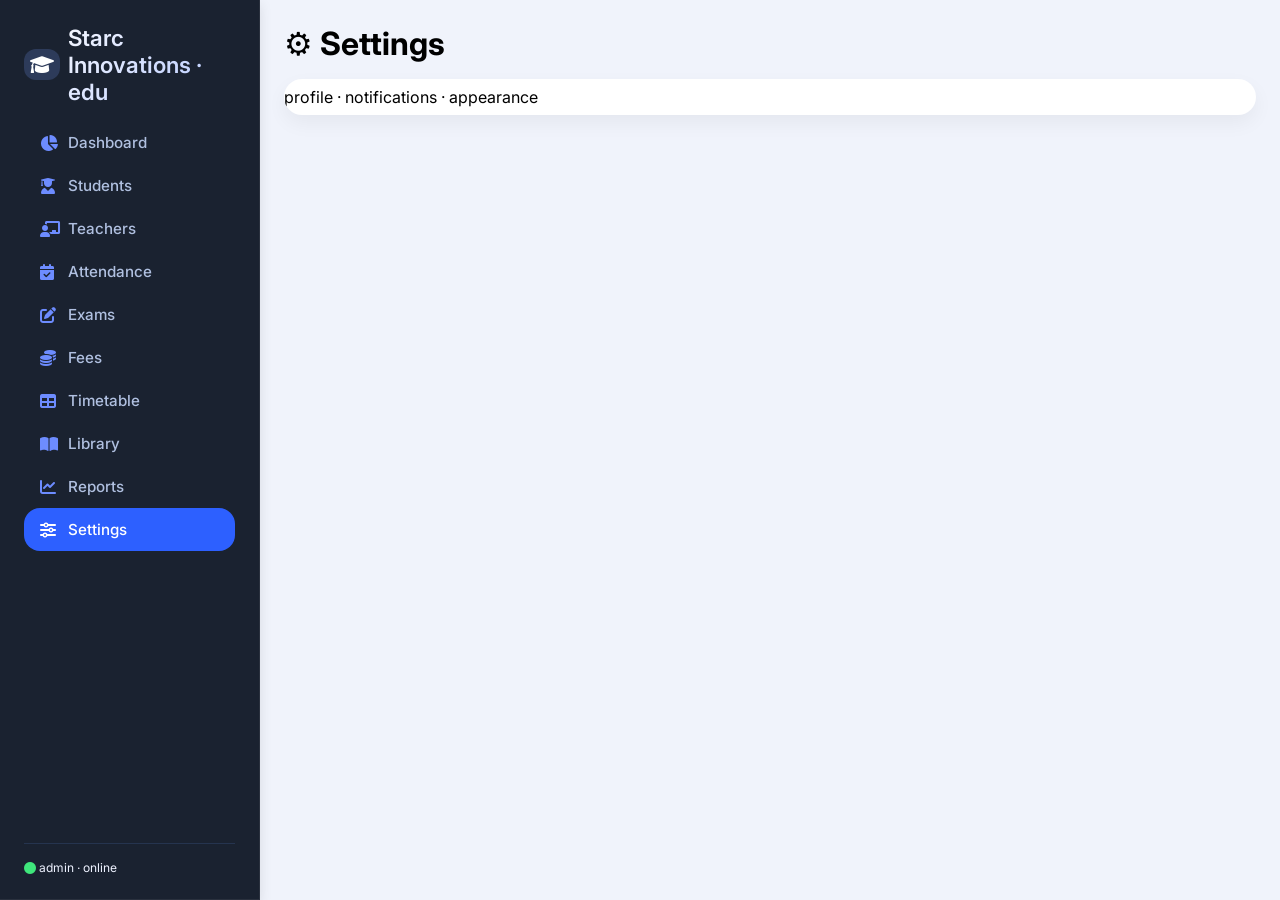
<file: New sms/Settings.html>
<!DOCTYPE html>
<html lang="en">

<head>
    <!-- PWA Meta Tags -->
    <link rel="manifest" href="manifest.json">
    <meta name="apple-mobile-web-app-capable" content="yes">
    <meta name="apple-mobile-web-app-status-bar-style" content="black-translucent">
    <meta name="apple-mobile-web-app-title" content="Starc Edu">
    <link rel="apple-touch-icon"
        href="data:image/svg+xml,%3Csvg xmlns='http://www.w3.org/2000/svg' viewBox='0 0 100 100'%3E%3Crect width='100' height='100' fill='%232d60ff'/%3E%3Ctext x='50' y='67' font-size='50' text-anchor='middle' fill='white' font-family='Arial'%3ES%3C/text%3E%3C/svg%3E">
    <meta name="theme-color" content="#2d60ff">
    <meta name="mobile-web-app-capable" content="yes">
    <meta name="viewport" content="width=device-width, initial-scale=1.0">
    <meta charset="UTF-8">
    <title>Settings | zenith</title>
    <link rel="stylesheet" href="css/style.css">
    <link rel="stylesheet" href="https://cdnjs.cloudflare.com/ajax/libs/font-awesome/6.0.0-beta3/css/all.min.css">
    <link
        href="https://fonts.googleapis.com/css2?family=Inter:opsz,wght@14..32,400;14..32,500;14..32,600;14..32,700&display=swap"
        rel="stylesheet">
</head>

<body>
    <script>
        // Register Service Worker
        if ('serviceWorker' in navigator) {
            navigator.serviceWorker.register('/sw.js')
                .then(reg => console.log('Service Worker registered', reg))
                .catch(err => console.log('Service Worker registration failed', err));
        }

        // Install prompt for PWA
        let deferredPrompt;
        window.addEventListener('beforeinstallprompt', (e) => {
            e.preventDefault();
            deferredPrompt = e;

            // Optional: Show install button
            const installBtn = document.getElementById('installBtn');
            if (installBtn) {
                installBtn.style.display = 'flex';
                installBtn.addEventListener('click', () => {
                    deferredPrompt.prompt();
                    deferredPrompt.userChoice.then((choiceResult) => {
                        if (choiceResult.outcome === 'accepted') {
                            console.log('User accepted install');
                        }
                        deferredPrompt = null;
                        installBtn.style.display = 'none';
                    });
                });
            }
        });

        function installApp() {
            if (deferredPrompt) {
                deferredPrompt.prompt();
            }
        }
    </script>
    <div class="sidebar">
        <h2><i class="fas fa-graduation-cap"></i> Starc Innovations · edu</h2>
        <ul>
            <li><a href="index.html"><i class="fas fa-chart-pie"></i> Dashboard</a></li>
            <li><a href="students.html"><i class="fas fa-user-graduate"></i> Students</a></li>
            <li><a href="teachers.html"><i class="fas fa-chalkboard-user"></i> Teachers</a></li>
            <li><a href="attendance.html"><i class="fas fa-calendar-check"></i> Attendance</a></li>
            <li><a href="exams.html"><i class="fas fa-pen-to-square"></i> Exams</a></li>
            <li><a href="fees.html"><i class="fas fa-coins"></i> Fees</a></li>
            <li><a href="timetable.html"><i class="fas fa-table"></i> Timetable</a></li>
            <li><a href="library.html"><i class="fas fa-book-open"></i> Library</a></li>
            <li><a href="reports.html"><i class="fas fa-chart-line"></i> Reports</a></li>
            <li class="active"><a href="settings.html"><i class="fas fa-sliders"></i> Settings</a></li>
        </ul>
        <div class="sidebar-footer"><i class="fas fa-circle" style="color:#3fe67b;"></i> admin · online</div>
        <button id="installBtn" onclick="installApp()"
            style="display: none; background: #2d60ff; color: white; border: none; padding: 10px; border-radius: 40px; margin: 10px 0; cursor: pointer; width: 100%;">
            <i class="fas fa-download"></i> Install App
        </button>
    </div>

    <div class="main-panel">
        <h1>⚙️ Settings</h1>
        <div class="glass-table">profile · notifications · appearance</div>
    </div>
</body>

</html>
</file>
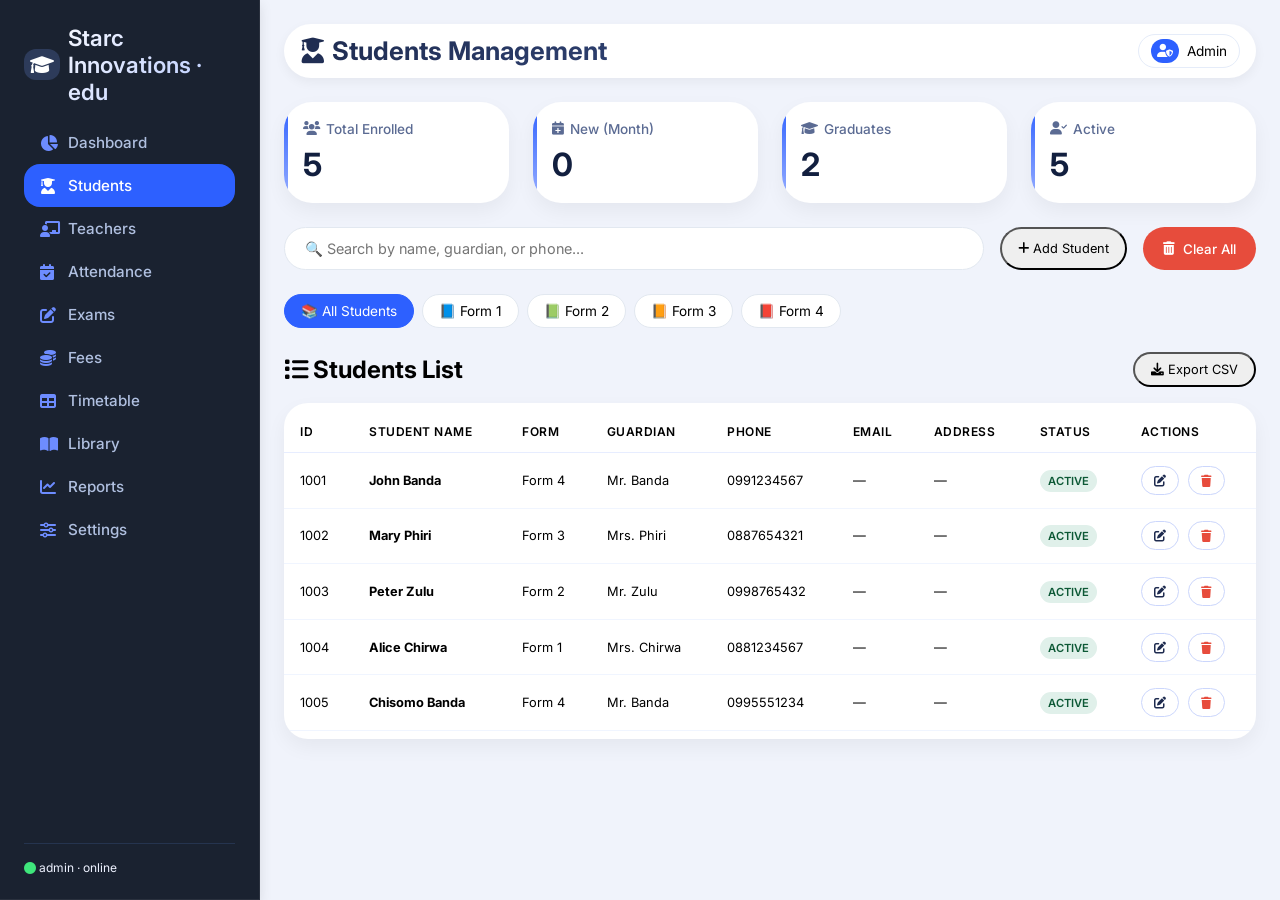
<file: New sms/students.html>
<!DOCTYPE html>
<html lang="en">

<head>
    <!-- PWA Meta Tags -->
    <link rel="manifest" href="manifest.json">
    <meta name="apple-mobile-web-app-capable" content="yes">
    <meta name="apple-mobile-web-app-status-bar-style" content="black-translucent">
    <meta name="apple-mobile-web-app-title" content="Starc Edu">
    <link rel="apple-touch-icon"
        href="data:image/svg+xml,%3Csvg xmlns='http://www.w3.org/2000/svg' viewBox='0 0 100 100'%3E%3Crect width='100' height='100' fill='%232d60ff'/%3E%3Ctext x='50' y='67' font-size='50' text-anchor='middle' fill='white' font-family='Arial'%3ES%3C/text%3E%3C/svg%3E">
    <meta name="theme-color" content="#2d60ff">
    <meta name="mobile-web-app-capable" content="yes">
    <meta charset="UTF-8">
    <meta name="viewport" content="width=device-width, initial-scale=1.0">
    <title>Students | Starc Innovations</title>
    <link rel="stylesheet" href="css/style.css">
    <link rel="stylesheet" href="https://cdnjs.cloudflare.com/ajax/libs/font-awesome/6.0.0-beta3/css/all.min.css">
    <link
        href="https://fonts.googleapis.com/css2?family=Inter:opsz,wght@14..32,400;14..32,500;14..32,600;14..32,700&display=swap"
        rel="stylesheet">
    <style>
        /* Students specific styles */
        .search-bar {
            display: flex;
            gap: 1rem;
            margin-bottom: 1.5rem;
            flex-wrap: wrap;
        }

        .search-bar input {
            flex: 1;
            padding: 12px 20px;
            border-radius: 40px;
            border: 1px solid #e2e8f0;
            font-size: 0.9rem;
            background: white;
        }

        .filter-group {
            display: flex;
            gap: 0.5rem;
            flex-wrap: wrap;
            margin-bottom: 1.5rem;
        }

        .filter-btn {
            padding: 8px 16px;
            border-radius: 30px;
            border: 1px solid #e2e8f0;
            background: white;
            cursor: pointer;
            transition: all 0.2s;
            font-size: 0.85rem;
        }

        .filter-btn.active {
            background: #2d60ff;
            color: white;
            border-color: #2d60ff;
        }

        .btn-sm {
            padding: 6px 12px;
            font-size: 0.75rem;
            border-radius: 20px;
            cursor: pointer;
            transition: all 0.2s;
            border: none;
        }

        .btn-sm.btn-primary {
            background: #2d60ff;
            color: white;
        }

        .btn-sm.btn-outline {
            background: white;
            border: 1px solid #cbd6fc;
            color: #1e2b4f;
        }

        .btn-sm.btn-danger {
            background: #fee8e6;
            color: #c0392b;
            border: 1px solid #f5c6cb;
        }

        .clear-all-btn {
            background: #e74c3c;
            color: white;
            border: none;
            padding: 10px 20px;
            border-radius: 40px;
            cursor: pointer;
            font-weight: 500;
            display: inline-flex;
            align-items: center;
            gap: 8px;
            transition: all 0.2s;
        }

        .clear-all-btn:hover {
            background: #c0392b;
            transform: scale(1.02);
        }

        .modal-overlay {
            position: fixed;
            top: 0;
            left: 0;
            right: 0;
            bottom: 0;
            background: rgba(0, 0, 0, 0.5);
            display: flex;
            align-items: center;
            justify-content: center;
            z-index: 1000;
        }

        .modal-container {
            background: white;
            border-radius: 24px;
            width: 90%;
            max-width: 500px;
            max-height: 85vh;
            overflow-y: auto;
        }

        .modal-header {
            padding: 1.5rem;
            border-bottom: 1px solid #eef2ff;
            display: flex;
            justify-content: space-between;
            align-items: center;
        }

        .modal-body {
            padding: 1.5rem;
        }

        .form-group {
            margin-bottom: 1rem;
        }

        .form-group label {
            display: block;
            margin-bottom: 0.5rem;
            font-weight: 500;
            font-size: 0.85rem;
        }

        .form-group input,
        .form-group select {
            width: 100%;
            padding: 10px 14px;
            border: 1px solid #e2e8f0;
            border-radius: 12px;
            font-size: 0.9rem;
        }

        .form-row {
            display: grid;
            grid-template-columns: 1fr 1fr;
            gap: 1rem;
        }

        .toast {
            position: fixed;
            bottom: 20px;
            right: 20px;
            padding: 12px 20px;
            border-radius: 40px;
            color: white;
            z-index: 2000;
            animation: slideIn 0.3s ease;
            display: flex;
            align-items: center;
            gap: 8px;
        }

        @keyframes slideIn {
            from {
                transform: translateX(100px);
                opacity: 0;
            }

            to {
                transform: translateX(0);
                opacity: 1;
            }
        }

        .confirm-modal {
            text-align: center;
        }

        .confirm-modal .warning-icon {
            font-size: 3rem;
            color: #e74c3c;
            margin-bottom: 1rem;
        }

        .confirm-modal-buttons {
            display: flex;
            gap: 1rem;
            justify-content: center;
            margin-top: 1.5rem;
        }

        .section-header {
            display: flex;
            justify-content: space-between;
            align-items: center;
            margin: 1.5rem 0 1rem;
            flex-wrap: wrap;
            gap: 1rem;
        }

        .student-status {
            padding: 4px 8px;
            border-radius: 20px;
            font-size: 0.7rem;
            font-weight: 600;
        }

        .status-active {
            background: #e0f0ea;
            color: #0d5936;
        }

        .status-inactive {
            background: #fee8e6;
            color: #c0392b;
        }

        @media (max-width: 768px) {
            .form-row {
                grid-template-columns: 1fr;
            }
        }
    </style>
</head>

<body>
    <script>
        // Register Service Worker
        if ('serviceWorker' in navigator) {
            navigator.serviceWorker.register('/sw.js')
                .then(reg => console.log('Service Worker registered', reg))
                .catch(err => console.log('Service Worker registration failed', err));
        }

        // Install prompt for PWA
        let deferredPrompt;
        window.addEventListener('beforeinstallprompt', (e) => {
            e.preventDefault();
            deferredPrompt = e;

            // Optional: Show install button
            const installBtn = document.getElementById('installBtn');
            if (installBtn) {
                installBtn.style.display = 'flex';
                installBtn.addEventListener('click', () => {
                    deferredPrompt.prompt();
                    deferredPrompt.userChoice.then((choiceResult) => {
                        if (choiceResult.outcome === 'accepted') {
                            console.log('User accepted install');
                        }
                        deferredPrompt = null;
                        installBtn.style.display = 'none';
                    });
                });
            }
        });

        function installApp() {
            if (deferredPrompt) {
                deferredPrompt.prompt();
            }
        }
    </script>
    <div class="sidebar">
        <h2><i class="fas fa-graduation-cap"></i> Starc Innovations · edu</h2>
        <ul>
            <li><a href="index.html"><i class="fas fa-chart-pie"></i> Dashboard</a></li>
            <li class="active"><a href="students.html"><i class="fas fa-user-graduate"></i> Students</a></li>
            <li><a href="teachers.html"><i class="fas fa-chalkboard-user"></i> Teachers</a></li>
            <li><a href="attendance.html"><i class="fas fa-calendar-check"></i> Attendance</a></li>
            <li><a href="exams.html"><i class="fas fa-pen-to-square"></i> Exams</a></li>
            <li><a href="fees.html"><i class="fas fa-coins"></i> Fees</a></li>
            <li><a href="timetable.html"><i class="fas fa-table"></i> Timetable</a></li>
            <li><a href="library.html"><i class="fas fa-book-open"></i> Library</a></li>
            <li><a href="reports.html"><i class="fas fa-chart-line"></i> Reports</a></li>
            <li><a href="settings.html"><i class="fas fa-sliders"></i> Settings</a></li>
        </ul>
        <div class="sidebar-footer"><i class="fas fa-circle" style="color:#3fe67b;"></i> admin · online</div>
        <button id="installBtn" onclick="installApp()"
            style="display: none; background: #2d60ff; color: white; border: none; padding: 10px; border-radius: 40px; margin: 10px 0; cursor: pointer; width: 100%;">
            <i class="fas fa-download"></i> Install App
        </button>
    </div>


    <div class="main-panel">
        <div class="topbar">
            <div class="page-title">
                <h1><i class="fas fa-user-graduate"></i> Students Management</h1>
            </div>
            <div class="profile-pill"><i class="fas fa-user-shield"></i> Admin</div>
        </div>

        <!-- Statistics Cards -->
        <div class="cards-grid">
            <div class="stat-card">
                <div class="stat-title"><i class="fas fa-users"></i> Total Enrolled</div>
                <div class="stat-number" id="totalStudents">0</div>
            </div>
            <div class="stat-card">
                <div class="stat-title"><i class="fas fa-calendar-plus"></i> New (Month)</div>
                <div class="stat-number" id="newStudents">0</div>
            </div>
            <div class="stat-card">
                <div class="stat-title"><i class="fas fa-graduation-cap"></i> Graduates</div>
                <div class="stat-number" id="graduates">0</div>
            </div>
            <div class="stat-card">
                <div class="stat-title"><i class="fas fa-user-check"></i> Active</div>
                <div class="stat-number" id="activeStudents">0</div>
            </div>
        </div>

        <!-- Search and Filters -->
        <div class="search-bar">
            <input type="text" id="searchInput" placeholder="🔍 Search by name, guardian, or phone..."
                onkeyup="filterStudents()">
            <button class="btn-primary" onclick="openAddStudentModal()">
                <i class="fas fa-plus"></i> Add Student
            </button>
            <button class="clear-all-btn" onclick="openClearAllConfirm()">
                <i class="fas fa-trash-alt"></i> Clear All
            </button>
        </div>

        <div class="filter-group">
            <button class="filter-btn active" data-filter="all" onclick="setFilter('all')">📚 All Students</button>
            <button class="filter-btn" data-filter="Form 1" onclick="setFilter('Form 1')">📘 Form 1</button>
            <button class="filter-btn" data-filter="Form 2" onclick="setFilter('Form 2')">📗 Form 2</button>
            <button class="filter-btn" data-filter="Form 3" onclick="setFilter('Form 3')">📙 Form 3</button>
            <button class="filter-btn" data-filter="Form 4" onclick="setFilter('Form 4')">📕 Form 4</button>
        </div>

        <!-- Students List Table -->
        <div class="section-header">
            <h2><i class="fas fa-list"></i> Students List</h2>
            <button class="btn-outline" onclick="exportStudentsToCSV()">
                <i class="fas fa-download"></i> Export CSV
            </button>
        </div>
        <div class="glass-table">
            <div style="overflow-x: auto;">
                <table id="studentsTable">
                    <thead>
                        <tr>
                            <th>ID</th>
                            <th>Student Name</th>
                            <th>Form</th>
                            <th>Guardian</th>
                            <th>Phone</th>
                            <th>Email</th>
                            <th>Address</th>
                            <th>Status</th>
                            <th>Actions</th>
                    </thead>
                    <tbody id="studentsTableBody"></tbody>
                </table>
            </div>
        </div>
    </div>

    <script src="js/export.js"></script>
    <script>
        // ============ STUDENTS DATA ============
        let students = [];
        let currentFilter = 'all';

        // Load students from localStorage
        function loadStudents() {
            const saved = localStorage.getItem('students_data');
            if (saved) {
                students = JSON.parse(saved);
            } else {
                // Sample students with proper Form naming (Form 1-4)
                students = [
                    { id: 1001, name: "John Banda", form: "Form 4", guardian: "Mr. Banda", phone: "0991234567", email: "john@example.com", address: "Lilongwe", status: "active", enrollmentDate: "2024-01-15" },
                    { id: 1002, name: "Mary Phiri", form: "Form 3", guardian: "Mrs. Phiri", phone: "0887654321", email: "mary@example.com", address: "Blantyre", status: "active", enrollmentDate: "2024-01-15" },
                    { id: 1003, name: "Peter Zulu", form: "Form 2", guardian: "Mr. Zulu", phone: "0998765432", email: "peter@example.com", address: "Mzuzu", status: "active", enrollmentDate: "2024-01-20" },
                    { id: 1004, name: "Alice Chirwa", form: "Form 1", guardian: "Mrs. Chirwa", phone: "0881234567", email: "alice@example.com", address: "Zomba", status: "active", enrollmentDate: "2024-01-22" },
                    { id: 1005, name: "Chisomo Banda", form: "Form 4", guardian: "Mr. Banda", phone: "0995551234", email: "chisomo@example.com", address: "Lilongwe", status: "active", enrollmentDate: "2024-01-25" },
                    { id: 1006, name: "Grace Mwale", form: "Form 3", guardian: "Mrs. Mwale", phone: "0889998888", email: "grace@example.com", address: "Blantyre", status: "active", enrollmentDate: "2024-02-01" },
                    { id: 1007, name: "David Kamanga", form: "Form 2", guardian: "Mr. Kamanga", phone: "0994445678", email: "david@example.com", address: "Lilongwe", status: "inactive", enrollmentDate: "2023-09-10" },
                    { id: 1008, name: "Sarah Nyirenda", form: "Form 1", guardian: "Mrs. Nyirenda", phone: "0887776665", email: "sarah@example.com", address: "Mzuzu", status: "active", enrollmentDate: "2024-01-18" }
                ];
                saveStudents();
            }
            updateStats();
            renderStudents();
        }

        function saveStudents() {
            localStorage.setItem('students_data', JSON.stringify(students));
        }

        function updateStats() {
            const total = students.length;
            const active = students.filter(s => s.status === 'active').length;
            const graduates = students.filter(s => s.form === 'Form 4' && s.status === 'active').length;

            // Calculate new students this month
            const currentMonth = new Date().getMonth();
            const currentYear = new Date().getFullYear();
            const newThisMonth = students.filter(s => {
                const enrollDate = new Date(s.enrollmentDate);
                return enrollDate.getMonth() === currentMonth && enrollDate.getFullYear() === currentYear;
            }).length;

            document.getElementById('totalStudents').textContent = total;
            document.getElementById('newStudents').textContent = newThisMonth;
            document.getElementById('graduates').textContent = graduates;
            document.getElementById('activeStudents').textContent = active;
        }

        function filterStudents() {
            const searchTerm = document.getElementById('searchInput').value.toLowerCase();
            renderStudents(searchTerm);
        }

        function setFilter(filter) {
            currentFilter = filter;
            document.querySelectorAll('.filter-btn').forEach(btn => {
                btn.classList.remove('active');
                if (btn.dataset.filter === filter) {
                    btn.classList.add('active');
                }
            });
            filterStudents();
        }

        function renderStudents(searchTerm = '') {
            let filteredStudents = [...students];

            // Apply form filter
            if (currentFilter !== 'all') {
                filteredStudents = filteredStudents.filter(s => s.form === currentFilter);
            }

            // Apply search filter
            if (searchTerm) {
                filteredStudents = filteredStudents.filter(s =>
                    s.name.toLowerCase().includes(searchTerm) ||
                    s.guardian.toLowerCase().includes(searchTerm) ||
                    s.phone.includes(searchTerm) ||
                    (s.email && s.email.toLowerCase().includes(searchTerm))
                );
            }

            const tbody = document.getElementById('studentsTableBody');

            if (filteredStudents.length === 0) {
                tbody.innerHTML = '<tr><td colspan="9" style="text-align: center; padding: 2rem;">No students found</td> </tr>';
                return;
            }

            tbody.innerHTML = filteredStudents.map(student => `
                <tr>
                    <td>${student.id}</td>
                    <td><strong>${escapeHtml(student.name)}</strong></td>
                    <td>${student.form}</td>
                    <td>${escapeHtml(student.guardian)}</td>
                    <td>${student.phone}</td>
                    <td>${student.email || '—'}</td>
                    <td>${student.address || '—'}</td>
                    <td><span class="student-status status-${student.status}">${student.status.toUpperCase()}</span></td>
                    <td>
                        <button class="btn-sm btn-outline" onclick="editStudent(${student.id})" style="margin-right: 5px;">
                            <i class="fas fa-edit"></i>
                        </button>
                        <button class="btn-sm btn-outline" onclick="deleteStudent(${student.id})" style="color: #e74c3c;">
                            <i class="fas fa-trash"></i>
                        </button>
                    </td>
                </tr>
            `).join('');
        }

        // ============ ADD STUDENT MODAL ============
        function openAddStudentModal() {
            const modalHtml = `
                <div class="modal-overlay" id="studentModal">
                    <div class="modal-container">
                        <div class="modal-header">
                            <h3><i class="fas fa-user-plus"></i> Add New Student</h3>
                            <button onclick="closeModal()" style="background: none; border: none; font-size: 1.5rem; cursor: pointer;">&times;</button>
                        </div>
                        <div class="modal-body">
                            <form onsubmit="addStudent(event)">
                                <div class="form-group"><label>Full Name *</label><input type="text" id="studentName" required placeholder="Enter full name"></div>
                                <div class="form-group"><label>Form *</label><select id="studentForm" required><option value="">Select Form</option><option>Form 1</option><option>Form 2</option><option>Form 3</option><option>Form 4</option></select></div>
                                <div class="form-row">
                                    <div class="form-group"><label>Guardian Name *</label><input type="text" id="guardianName" required placeholder="Guardian's full name"></div>
                                    <div class="form-group"><label>Phone *</label><input type="tel" id="studentPhone" required placeholder="Phone number"></div>
                                </div>
                                <div class="form-row">
                                    <div class="form-group"><label>Email</label><input type="email" id="studentEmail" placeholder="Email address"></div>
                                    <div class="form-group"><label>Address</label><input type="text" id="studentAddress" placeholder="Home address"></div>
                                </div>
                                <div style="display: flex; gap: 1rem; margin-top: 1rem;">
                                    <button type="button" onclick="closeModal()" class="btn-outline" style="flex:1;">Cancel</button>
                                    <button type="submit" class="btn-primary" style="flex:1;">Add Student</button>
                                </div>
                            </form>
                        </div>
                    </div>
                </div>
            `;
            document.body.insertAdjacentHTML('beforeend', modalHtml);
        }

        function addStudent(e) {
            e.preventDefault();

            const newId = Math.max(...students.map(s => s.id), 0) + 1;
            const newStudent = {
                id: newId,
                name: document.getElementById('studentName').value,
                form: document.getElementById('studentForm').value,
                guardian: document.getElementById('guardianName').value,
                phone: document.getElementById('studentPhone').value,
                email: document.getElementById('studentEmail').value || null,
                address: document.getElementById('studentAddress').value || null,
                status: 'active',
                enrollmentDate: new Date().toISOString().split('T')[0]
            };

            students.push(newStudent);
            saveStudents();
            closeModal();
            updateStats();
            renderStudents();
            showToast('Student added successfully!', 'success');
        }

        // ============ EDIT STUDENT ============
        function editStudent(studentId) {
            const student = students.find(s => s.id === studentId);
            if (!student) return;

            const modalHtml = `
                <div class="modal-overlay" id="studentModal">
                    <div class="modal-container">
                        <div class="modal-header">
                            <h3><i class="fas fa-edit"></i> Edit Student</h3>
                            <button onclick="closeModal()" style="background: none; border: none; font-size: 1.5rem; cursor: pointer;">&times;</button>
                        </div>
                        <div class="modal-body">
                            <form onsubmit="updateStudent(event, ${studentId})">
                                <div class="form-group"><label>Full Name *</label><input type="text" id="studentName" value="${escapeHtml(student.name)}" required></div>
                                <div class="form-group"><label>Form *</label><select id="studentForm"><option ${student.form === 'Form 1' ? 'selected' : ''}>Form 1</option><option ${student.form === 'Form 2' ? 'selected' : ''}>Form 2</option><option ${student.form === 'Form 3' ? 'selected' : ''}>Form 3</option><option ${student.form === 'Form 4' ? 'selected' : ''}>Form 4</option></select></div>
                                <div class="form-row">
                                    <div class="form-group"><label>Guardian Name *</label><input type="text" id="guardianName" value="${escapeHtml(student.guardian)}" required></div>
                                    <div class="form-group"><label>Phone *</label><input type="tel" id="studentPhone" value="${student.phone}" required></div>
                                </div>
                                <div class="form-row">
                                    <div class="form-group"><label>Email</label><input type="email" id="studentEmail" value="${student.email || ''}"></div>
                                    <div class="form-group"><label>Address</label><input type="text" id="studentAddress" value="${student.address || ''}"></div>
                                </div>
                                <div class="form-group"><label>Status</label><select id="studentStatus"><option ${student.status === 'active' ? 'selected' : ''}>active</option><option ${student.status === 'inactive' ? 'selected' : ''}>inactive</option></select></div>
                                <div style="display: flex; gap: 1rem; margin-top: 1rem;">
                                    <button type="button" onclick="closeModal()" class="btn-outline" style="flex:1;">Cancel</button>
                                    <button type="submit" class="btn-primary" style="flex:1;">Update Student</button>
                                </div>
                            </form>
                        </div>
                    </div>
                </div>
            `;
            document.body.insertAdjacentHTML('beforeend', modalHtml);
        }

        function updateStudent(e, studentId) {
            e.preventDefault();
            const index = students.findIndex(s => s.id === studentId);
            if (index !== -1) {
                students[index] = {
                    ...students[index],
                    name: document.getElementById('studentName').value,
                    form: document.getElementById('studentForm').value,
                    guardian: document.getElementById('guardianName').value,
                    phone: document.getElementById('studentPhone').value,
                    email: document.getElementById('studentEmail').value || null,
                    address: document.getElementById('studentAddress').value || null,
                    status: document.getElementById('studentStatus').value
                };
                saveStudents();
                closeModal();
                updateStats();
                renderStudents();
                showToast('Student updated successfully!', 'success');
            }
        }

        // ============ DELETE STUDENT ============
        function deleteStudent(studentId) {
            if (confirm('Are you sure you want to delete this student?')) {
                students = students.filter(s => s.id !== studentId);
                saveStudents();
                updateStats();
                renderStudents();
                showToast('Student deleted successfully!', 'success');
            }
        }

        // ============ CLEAR ALL FUNCTION ============
        function openClearAllConfirm() {
            if (students.length === 0) {
                showToast('No students to clear', 'error');
                return;
            }

            const modalHtml = `
                <div class="modal-overlay" id="clearConfirmModal">
                    <div class="modal-container">
                        <div class="modal-header">
                            <h3><i class="fas fa-exclamation-triangle" style="color: #e74c3c;"></i> Confirm Clear All Students</h3>
                            <button onclick="closeModal()" style="background: none; border: none; font-size: 1.5rem; cursor: pointer;">&times;</button>
                        </div>
                        <div class="modal-body confirm-modal">
                            <div class="warning-icon"><i class="fas fa-trash-alt"></i></div>
                            <p><strong>Are you sure you want to delete ALL students?</strong></p>
                            <p style="color: #e74c3c; font-size: 0.85rem; margin-top: 0.5rem;">
                                This action cannot be undone. You will lose all ${students.length} student records.
                            </p>
                            <div class="confirm-modal-buttons">
                                <button onclick="closeModal()" class="btn-outline" style="flex:1;">Cancel</button>
                                <button onclick="clearAllStudents()" class="clear-all-btn" style="flex:1;">Yes, Delete All</button>
                            </div>
                        </div>
                    </div>
                </div>
            `;
            document.body.insertAdjacentHTML('beforeend', modalHtml);
        }

        function clearAllStudents() {
            students = [];
            saveStudents();
            closeModal();
            updateStats();
            renderStudents();
            showToast('All students have been cleared!', 'success');
        }

        // ============ EXPORT TO CSV ============
        function exportStudentsToCSV() {
            if (students.length === 0) {
                showToast('No students to export', 'error');
                return;
            }

            let csv = 'ID,Student Name,Form,Guardian,Phone,Email,Address,Status,Enrollment Date\n';
            students.forEach(s => {
                csv += `"${s.id}","${s.name}","${s.form}","${s.guardian}","${s.phone}","${s.email || ''}","${s.address || ''}","${s.status}","${s.enrollmentDate}"\n`;
            });

            const blob = new Blob([csv], { type: 'text/csv;charset=utf-8;' });
            const url = URL.createObjectURL(blob);
            const a = document.createElement('a');
            a.href = url;
            a.download = `students_export_${new Date().toISOString().split('T')[0]}.csv`;
            a.click();
            URL.revokeObjectURL(url);
            showToast('Students exported successfully!', 'success');
        }

        // ============ UTILITIES ============
        function escapeHtml(str) {
            if (!str) return '';
            return str.replace(/[&<>]/g, function (m) {
                if (m === '&') return '&amp;';
                if (m === '<') return '&lt;';
                if (m === '>') return '&gt;';
                return m;
            });
        }

        function closeModal() {
            const modal = document.querySelector('.modal-overlay');
            if (modal) modal.remove();
        }

        function showToast(message, type) {
            const toast = document.createElement('div');
            toast.className = 'toast';
            toast.style.background = type === 'success' ? '#2ecc71' : '#e74c3c';
            toast.innerHTML = `<i class="fas fa-${type === 'success' ? 'check-circle' : 'exclamation-circle'}"></i> ${message}`;
            document.body.appendChild(toast);
            setTimeout(() => toast.remove(), 3000);
        }

        // Initialize
        loadStudents();

        // Make functions globally available
        window.editStudent = editStudent;
        window.deleteStudent = deleteStudent;
        window.filterStudents = filterStudents;
        window.setFilter = setFilter;
        window.openAddStudentModal = openAddStudentModal;
        window.exportStudentsToCSV = exportStudentsToCSV;
        window.openClearAllConfirm = openClearAllConfirm;
        window.clearAllStudents = clearAllStudents;
        window.closeModal = closeModal;
    </script>
</body>

</html>
</file>
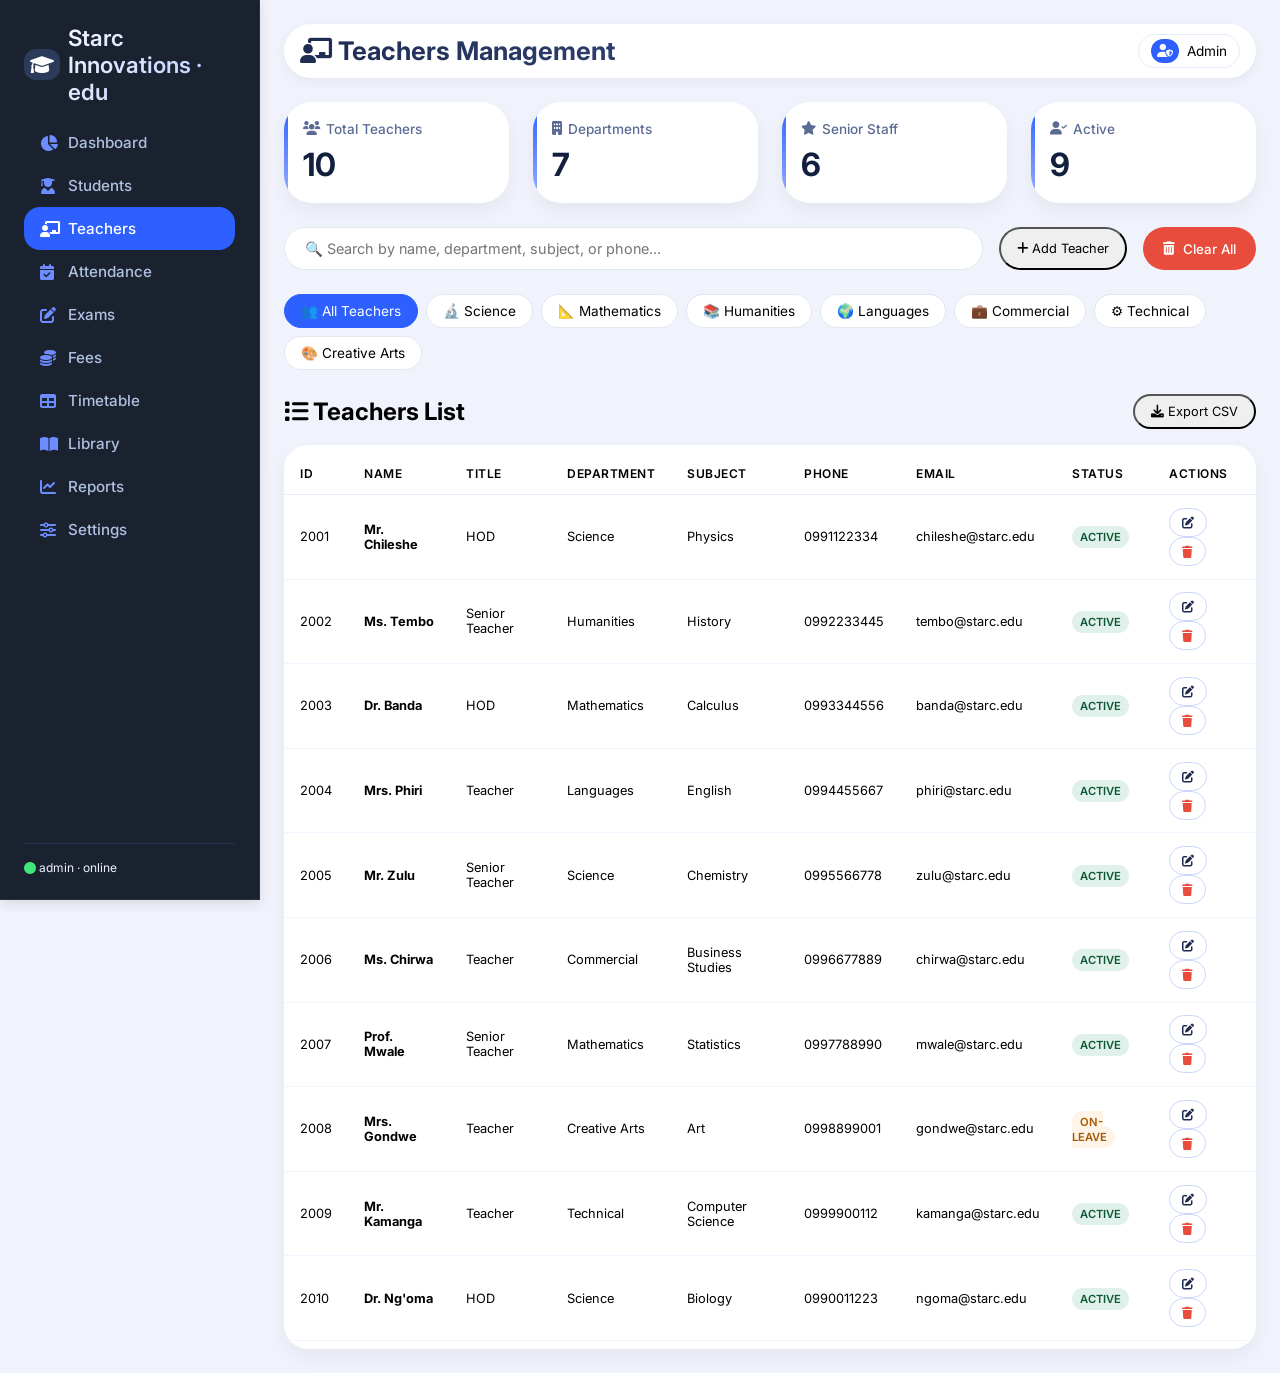
<file: New sms/teachers.html>
<!DOCTYPE html>
<html lang="en">

<head>
    <!-- PWA Meta Tags -->
    <link rel="manifest" href="manifest.json">
    <meta name="apple-mobile-web-app-capable" content="yes">
    <meta name="apple-mobile-web-app-status-bar-style" content="black-translucent">
    <meta name="apple-mobile-web-app-title" content="Starc Edu">
    <link rel="apple-touch-icon"
        href="data:image/svg+xml,%3Csvg xmlns='http://www.w3.org/2000/svg' viewBox='0 0 100 100'%3E%3Crect width='100' height='100' fill='%232d60ff'/%3E%3Ctext x='50' y='67' font-size='50' text-anchor='middle' fill='white' font-family='Arial'%3ES%3C/text%3E%3C/svg%3E">
    <meta name="theme-color" content="#2d60ff">
    <meta name="mobile-web-app-capable" content="yes">
    <meta name="viewport" content="width=device-width, initial-scale=1.0">
    <meta charset="UTF-8">
    <title>Teachers | Starc Innovations</title>
    <link rel="stylesheet" href="css/style.css">
    <link rel="stylesheet" href="https://cdnjs.cloudflare.com/ajax/libs/font-awesome/6.0.0-beta3/css/all.min.css">
    <link
        href="https://fonts.googleapis.com/css2?family=Inter:opsz,wght@14..32,400;14..32,500;14..32,600;14..32,700&display=swap"
        rel="stylesheet">
    <style>
        /* Teachers specific styles */
        .search-bar {
            display: flex;
            gap: 1rem;
            margin-bottom: 1.5rem;
            flex-wrap: wrap;
        }

        .search-bar input {
            flex: 1;
            padding: 12px 20px;
            border-radius: 40px;
            border: 1px solid #e2e8f0;
            font-size: 0.9rem;
            background: white;
        }

        .filter-group {
            display: flex;
            gap: 0.5rem;
            flex-wrap: wrap;
            margin-bottom: 1.5rem;
        }

        .filter-btn {
            padding: 8px 16px;
            border-radius: 30px;
            border: 1px solid #e2e8f0;
            background: white;
            cursor: pointer;
            transition: all 0.2s;
            font-size: 0.85rem;
        }

        .filter-btn.active {
            background: #2d60ff;
            color: white;
            border-color: #2d60ff;
        }

        .btn-sm {
            padding: 6px 12px;
            font-size: 0.75rem;
            border-radius: 20px;
            cursor: pointer;
            transition: all 0.2s;
            border: none;
        }

        .btn-sm.btn-primary {
            background: #2d60ff;
            color: white;
        }

        .btn-sm.btn-outline {
            background: white;
            border: 1px solid #cbd6fc;
            color: #1e2b4f;
        }

        .clear-all-btn {
            background: #e74c3c;
            color: white;
            border: none;
            padding: 10px 20px;
            border-radius: 40px;
            cursor: pointer;
            font-weight: 500;
            display: inline-flex;
            align-items: center;
            gap: 8px;
            transition: all 0.2s;
        }

        .clear-all-btn:hover {
            background: #c0392b;
            transform: scale(1.02);
        }

        .modal-overlay {
            position: fixed;
            top: 0;
            left: 0;
            right: 0;
            bottom: 0;
            background: rgba(0, 0, 0, 0.5);
            display: flex;
            align-items: center;
            justify-content: center;
            z-index: 1000;
        }

        .modal-container {
            background: white;
            border-radius: 24px;
            width: 90%;
            max-width: 550px;
            max-height: 85vh;
            overflow-y: auto;
        }

        .modal-header {
            padding: 1.5rem;
            border-bottom: 1px solid #eef2ff;
            display: flex;
            justify-content: space-between;
            align-items: center;
        }

        .modal-body {
            padding: 1.5rem;
        }

        .form-group {
            margin-bottom: 1rem;
        }

        .form-group label {
            display: block;
            margin-bottom: 0.5rem;
            font-weight: 500;
            font-size: 0.85rem;
        }

        .form-group input,
        .form-group select,
        .form-group textarea {
            width: 100%;
            padding: 10px 14px;
            border: 1px solid #e2e8f0;
            border-radius: 12px;
            font-size: 0.9rem;
            font-family: inherit;
        }

        .form-row {
            display: grid;
            grid-template-columns: 1fr 1fr;
            gap: 1rem;
        }

        .toast {
            position: fixed;
            bottom: 20px;
            right: 20px;
            padding: 12px 20px;
            border-radius: 40px;
            color: white;
            z-index: 2000;
            animation: slideIn 0.3s ease;
            display: flex;
            align-items: center;
            gap: 8px;
        }

        @keyframes slideIn {
            from {
                transform: translateX(100px);
                opacity: 0;
            }

            to {
                transform: translateX(0);
                opacity: 1;
            }
        }

        .confirm-modal {
            text-align: center;
        }

        .confirm-modal .warning-icon {
            font-size: 3rem;
            color: #e74c3c;
            margin-bottom: 1rem;
        }

        .confirm-modal-buttons {
            display: flex;
            gap: 1rem;
            justify-content: center;
            margin-top: 1.5rem;
        }

        .section-header {
            display: flex;
            justify-content: space-between;
            align-items: center;
            margin: 1.5rem 0 1rem;
            flex-wrap: wrap;
            gap: 1rem;
        }

        .teacher-status {
            padding: 4px 8px;
            border-radius: 20px;
            font-size: 0.7rem;
            font-weight: 600;
        }

        .status-active {
            background: #e0f0ea;
            color: #0d5936;
        }

        .status-on-leave {
            background: #fef5e8;
            color: #a75800;
        }

        .status-inactive {
            background: #fee8e6;
            color: #c0392b;
        }

        @media (max-width: 768px) {
            .form-row {
                grid-template-columns: 1fr;
            }
        }
    </style>
</head>

<body>
    <script>
        // Register Service Worker
        if ('serviceWorker' in navigator) {
            navigator.serviceWorker.register('/sw.js')
                .then(reg => console.log('Service Worker registered', reg))
                .catch(err => console.log('Service Worker registration failed', err));
        }

        // Install prompt for PWA
        let deferredPrompt;
        window.addEventListener('beforeinstallprompt', (e) => {
            e.preventDefault();
            deferredPrompt = e;

            // Optional: Show install button
            const installBtn = document.getElementById('installBtn');
            if (installBtn) {
                installBtn.style.display = 'flex';
                installBtn.addEventListener('click', () => {
                    deferredPrompt.prompt();
                    deferredPrompt.userChoice.then((choiceResult) => {
                        if (choiceResult.outcome === 'accepted') {
                            console.log('User accepted install');
                        }
                        deferredPrompt = null;
                        installBtn.style.display = 'none';
                    });
                });
            }
        });

        function installApp() {
            if (deferredPrompt) {
                deferredPrompt.prompt();
            }
        }
    </script>
    <div class="sidebar">
        <h2><i class="fas fa-graduation-cap"></i> Starc Innovations · edu</h2>
        <ul>
            <li><a href="index.html"><i class="fas fa-chart-pie"></i> Dashboard</a></li>
            <li><a href="students.html"><i class="fas fa-user-graduate"></i> Students</a></li>
            <li class="active"><a href="teachers.html"><i class="fas fa-chalkboard-user"></i> Teachers</a></li>
            <li><a href="attendance.html"><i class="fas fa-calendar-check"></i> Attendance</a></li>
            <li><a href="exams.html"><i class="fas fa-pen-to-square"></i> Exams</a></li>
            <li><a href="fees.html"><i class="fas fa-coins"></i> Fees</a></li>
            <li><a href="timetable.html"><i class="fas fa-table"></i> Timetable</a></li>
            <li><a href="library.html"><i class="fas fa-book-open"></i> Library</a></li>
            <li><a href="reports.html"><i class="fas fa-chart-line"></i> Reports</a></li>
            <li><a href="settings.html"><i class="fas fa-sliders"></i> Settings</a></li>
        </ul>
        <div class="sidebar-footer"><i class="fas fa-circle" style="color:#3fe67b;"></i> admin · online</div>
        <button id="installBtn" onclick="installApp()"
            style="display: none; background: #2d60ff; color: white; border: none; padding: 10px; border-radius: 40px; margin: 10px 0; cursor: pointer; width: 100%;">
            <i class="fas fa-download"></i> Install App
        </button>
    </div>

    <div class="main-panel">
        <div class="topbar">
            <div class="page-title">
                <h1><i class="fas fa-chalkboard-user"></i> Teachers Management</h1>
            </div>
            <div class="profile-pill"><i class="fas fa-user-shield"></i> Admin</div>
        </div>

        <!-- Statistics Cards -->
        <div class="cards-grid">
            <div class="stat-card">
                <div class="stat-title"><i class="fas fa-users"></i> Total Teachers</div>
                <div class="stat-number" id="totalTeachers">0</div>
            </div>
            <div class="stat-card">
                <div class="stat-title"><i class="fas fa-building"></i> Departments</div>
                <div class="stat-number" id="totalDepartments">0</div>
            </div>
            <div class="stat-card">
                <div class="stat-title"><i class="fas fa-star"></i> Senior Staff</div>
                <div class="stat-number" id="seniorStaff">0</div>
            </div>
            <div class="stat-card">
                <div class="stat-title"><i class="fas fa-user-check"></i> Active</div>
                <div class="stat-number" id="activeTeachers">0</div>
            </div>
        </div>

        <!-- Search and Filters -->
        <div class="search-bar">
            <input type="text" id="searchInput" placeholder="🔍 Search by name, department, subject, or phone..."
                onkeyup="filterTeachers()">
            <button class="btn-primary" onclick="openAddTeacherModal()">
                <i class="fas fa-plus"></i> Add Teacher
            </button>
            <button class="clear-all-btn" onclick="openClearAllConfirm()">
                <i class="fas fa-trash-alt"></i> Clear All
            </button>
        </div>

        <div class="filter-group">
            <button class="filter-btn active" data-filter="all" onclick="setFilter('all')">👥 All Teachers</button>
            <button class="filter-btn" data-filter="Science" onclick="setFilter('Science')">🔬 Science</button>
            <button class="filter-btn" data-filter="Mathematics" onclick="setFilter('Mathematics')">📐
                Mathematics</button>
            <button class="filter-btn" data-filter="Humanities" onclick="setFilter('Humanities')">📚 Humanities</button>
            <button class="filter-btn" data-filter="Languages" onclick="setFilter('Languages')">🌍 Languages</button>
            <button class="filter-btn" data-filter="Commercial" onclick="setFilter('Commercial')">💼 Commercial</button>
            <button class="filter-btn" data-filter="Technical" onclick="setFilter('Technical')">⚙️ Technical</button>
            <button class="filter-btn" data-filter="Creative Arts" onclick="setFilter('Creative Arts')">🎨 Creative
                Arts</button>
        </div>

        <!-- Teachers List Table -->
        <div class="section-header">
            <h2><i class="fas fa-list"></i> Teachers List</h2>
            <button class="btn-outline" onclick="exportTeachersToCSV()">
                <i class="fas fa-download"></i> Export CSV
            </button>
        </div>
        <div class="glass-table">
            <div style="overflow-x: auto;">
                <table id="teachersTable">
                    <thead>
                        <tr>
                            <th>ID</th>
                            <th>Name</th>
                            <th>Title</th>
                            <th>Department</th>
                            <th>Subject</th>
                            <th>Phone</th>
                            <th>Email</th>
                            <th>Status</th>
                            <th>Actions</th>
                    </thead>
                    <tbody id="teachersTableBody"></tbody>
                </table>
            </div>
        </div>
    </div>

    <script src="js/export.js"></script>
    <script>
        // ============ TEACHERS DATA ============
        let teachers = [];
        let currentFilter = 'all';

        // Department and Subjects mapping
        const departmentSubjects = {
            "Science": ["Physics", "Chemistry", "Biology", "General Science"],
            "Mathematics": ["Mathematics", "Calculus", "Statistics", "Pure Mathematics"],
            "Humanities": ["History", "Geography", "Social Studies", "Civics"],
            "Languages": ["English", "Chichewa", "French", "Literature"],
            "Commercial": ["Business Studies", "Accounting", "Economics", "Commerce"],
            "Technical": ["Design & Technology", "Computer Science", "ICT", "Technical Drawing"],
            "Creative Arts": ["Art", "Music", "Drama", "Physical Education"]
        };

        // Load teachers from localStorage
        function loadTeachers() {
            const saved = localStorage.getItem('teachers_data');
            if (saved) {
                teachers = JSON.parse(saved);
            } else {
                // Sample teachers
                teachers = [
                    { id: 2001, name: "Mr. Chileshe", title: "HOD", department: "Science", subject: "Physics", phone: "0991122334", email: "chileshe@starc.edu", status: "active", qualification: "MSc Physics", hireDate: "2015-01-10" },
                    { id: 2002, name: "Ms. Tembo", title: "Senior Teacher", department: "Humanities", subject: "History", phone: "0992233445", email: "tembo@starc.edu", status: "active", qualification: "MA History", hireDate: "2016-03-15" },
                    { id: 2003, name: "Dr. Banda", title: "HOD", department: "Mathematics", subject: "Calculus", phone: "0993344556", email: "banda@starc.edu", status: "active", qualification: "PhD Mathematics", hireDate: "2014-08-20" },
                    { id: 2004, name: "Mrs. Phiri", title: "Teacher", department: "Languages", subject: "English", phone: "0994455667", email: "phiri@starc.edu", status: "active", qualification: "BA English", hireDate: "2017-01-05" },
                    { id: 2005, name: "Mr. Zulu", title: "Senior Teacher", department: "Science", subject: "Chemistry", phone: "0995566778", email: "zulu@starc.edu", status: "active", qualification: "MSc Chemistry", hireDate: "2015-06-12" },
                    { id: 2006, name: "Ms. Chirwa", title: "Teacher", department: "Commercial", subject: "Business Studies", phone: "0996677889", email: "chirwa@starc.edu", status: "active", qualification: "BCom", hireDate: "2018-02-28" },
                    { id: 2007, name: "Prof. Mwale", title: "Senior Teacher", department: "Mathematics", subject: "Statistics", phone: "0997788990", email: "mwale@starc.edu", status: "active", qualification: "PhD Statistics", hireDate: "2013-09-10" },
                    { id: 2008, name: "Mrs. Gondwe", title: "Teacher", department: "Creative Arts", subject: "Art", phone: "0998899001", email: "gondwe@starc.edu", status: "on-leave", qualification: "BFA", hireDate: "2019-04-22" },
                    { id: 2009, name: "Mr. Kamanga", title: "Teacher", department: "Technical", subject: "Computer Science", phone: "0999900112", email: "kamanga@starc.edu", status: "active", qualification: "BSc Computer Science", hireDate: "2020-01-15" },
                    { id: 2010, name: "Dr. Ng'oma", title: "HOD", department: "Science", subject: "Biology", phone: "0990011223", email: "ngoma@starc.edu", status: "active", qualification: "PhD Biology", hireDate: "2012-05-18" }
                ];
                saveTeachers();
            }
            updateStats();
            renderTeachers();
        }

        function saveTeachers() {
            localStorage.setItem('teachers_data', JSON.stringify(teachers));
        }

        function updateStats() {
            const total = teachers.length;
            const departments = [...new Set(teachers.map(t => t.department))].length;
            const seniorStaff = teachers.filter(t => t.title === "HOD" || t.title === "Senior Teacher").length;
            const activeTeachers = teachers.filter(t => t.status === 'active').length;

            document.getElementById('totalTeachers').textContent = total;
            document.getElementById('totalDepartments').textContent = departments;
            document.getElementById('seniorStaff').textContent = seniorStaff;
            document.getElementById('activeTeachers').textContent = activeTeachers;
        }

        function filterTeachers() {
            const searchTerm = document.getElementById('searchInput').value.toLowerCase();
            renderTeachers(searchTerm);
        }

        function setFilter(filter) {
            currentFilter = filter;
            document.querySelectorAll('.filter-btn').forEach(btn => {
                btn.classList.remove('active');
                if (btn.dataset.filter === filter) {
                    btn.classList.add('active');
                }
            });
            filterTeachers();
        }

        function renderTeachers(searchTerm = '') {
            let filteredTeachers = [...teachers];

            // Apply department filter
            if (currentFilter !== 'all') {
                filteredTeachers = filteredTeachers.filter(t => t.department === currentFilter);
            }

            // Apply search filter
            if (searchTerm) {
                filteredTeachers = filteredTeachers.filter(t =>
                    t.name.toLowerCase().includes(searchTerm) ||
                    t.department.toLowerCase().includes(searchTerm) ||
                    t.subject.toLowerCase().includes(searchTerm) ||
                    (t.phone && t.phone.includes(searchTerm)) ||
                    (t.email && t.email.toLowerCase().includes(searchTerm))
                );
            }

            const tbody = document.getElementById('teachersTableBody');

            if (filteredTeachers.length === 0) {
                tbody.innerHTML = '发展<td colspan="9" style="text-align: center; padding: 2rem;">No teachers found</td> </tr>';
                return;
            }

            tbody.innerHTML = filteredTeachers.map(teacher => `
                 <tr>
                    <td>${teacher.id}</td>
                    <td><strong>${escapeHtml(teacher.name)}</strong></td>
                    <td>${teacher.title}</td>
                    <td>${teacher.department}</td>
                    <td>${teacher.subject}</td>
                    <td>${teacher.phone}</td>
                    <td>${teacher.email}</td>
                    <td><span class="teacher-status status-${teacher.status}">${teacher.status.toUpperCase()}</span></td>
                    <td>
                        <button class="btn-sm btn-outline" onclick="editTeacher(${teacher.id})" style="margin-right: 5px;">
                            <i class="fas fa-edit"></i>
                        </button>
                        <button class="btn-sm btn-outline" onclick="deleteTeacher(${teacher.id})" style="color: #e74c3c;">
                            <i class="fas fa-trash"></i>
                        </button>
                    </td>
                </tr>
            `).join('');
        }

        // ============ ADD TEACHER MODAL ============
        function openAddTeacherModal() {
            const subjectsOptions = Object.values(departmentSubjects).flat().map(s => `<option value="${s}">${s}</option>`).join('');

            const modalHtml = `
                <div class="modal-overlay" id="teacherModal">
                    <div class="modal-container">
                        <div class="modal-header">
                            <h3><i class="fas fa-user-plus"></i> Add New Teacher</h3>
                            <button onclick="closeModal()" style="background: none; border: none; font-size: 1.5rem; cursor: pointer;">&times;</button>
                        </div>
                        <div class="modal-body">
                            <form onsubmit="addTeacher(event)">
                                <div class="form-group"><label>Full Name *</label><input type="text" id="teacherName" required placeholder="Enter full name"></div>
                                <div class="form-group"><label>Title *</label><select id="teacherTitle"><option>Teacher</option><option>Senior Teacher</option><option>HOD</option><option>Deputy Head</option><option>Head of School</option></select></div>
                                <div class="form-row">
                                    <div class="form-group"><label>Department *</label><select id="teacherDepartment" onchange="updateSubjectOptions()"><option>Science</option><option>Mathematics</option><option>Humanities</option><option>Languages</option><option>Commercial</option><option>Technical</option><option>Creative Arts</option></select></div>
                                    <div class="form-group"><label>Subject *</label><select id="teacherSubject" required>${subjectsOptions}</select></div>
                                </div>
                                <div class="form-row">
                                    <div class="form-group"><label>Phone *</label><input type="tel" id="teacherPhone" required placeholder="Phone number"></div>
                                    <div class="form-group"><label>Email *</label><input type="email" id="teacherEmail" required placeholder="Email address"></div>
                                </div>
                                <div class="form-group"><label>Qualifications</label><textarea id="teacherQualification" rows="2" placeholder="e.g., MSc Physics, BEd..."></textarea></div>
                                <div style="display: flex; gap: 1rem; margin-top: 1rem;">
                                    <button type="button" onclick="closeModal()" class="btn-outline" style="flex:1;">Cancel</button>
                                    <button type="submit" class="btn-primary" style="flex:1;">Add Teacher</button>
                                </div>
                            </form>
                        </div>
                    </div>
                </div>
            `;
            document.body.insertAdjacentHTML('beforeend', modalHtml);
        }

        function updateSubjectOptions() {
            const department = document.getElementById('teacherDepartment').value;
            const subjects = departmentSubjects[department] || ["General"];
            const subjectSelect = document.getElementById('teacherSubject');
            subjectSelect.innerHTML = subjects.map(s => `<option value="${s}">${s}</option>`).join('');
        }

        function addTeacher(e) {
            e.preventDefault();

            const newId = Math.max(...teachers.map(t => t.id), 0) + 1;
            const newTeacher = {
                id: newId,
                name: document.getElementById('teacherName').value,
                title: document.getElementById('teacherTitle').value,
                department: document.getElementById('teacherDepartment').value,
                subject: document.getElementById('teacherSubject').value,
                phone: document.getElementById('teacherPhone').value,
                email: document.getElementById('teacherEmail').value,
                status: 'active',
                qualification: document.getElementById('teacherQualification').value || null,
                hireDate: new Date().toISOString().split('T')[0]
            };

            teachers.push(newTeacher);
            saveTeachers();
            closeModal();
            updateStats();
            renderTeachers();
            showToast('Teacher added successfully!', 'success');
        }

        // ============ EDIT TEACHER ============
        function editTeacher(teacherId) {
            const teacher = teachers.find(t => t.id === teacherId);
            if (!teacher) return;

            const subjectsOptions = Object.values(departmentSubjects).flat().map(s => `<option value="${s}" ${teacher.subject === s ? 'selected' : ''}>${s}</option>`).join('');

            const modalHtml = `
                <div class="modal-overlay" id="teacherModal">
                    <div class="modal-container">
                        <div class="modal-header">
                            <h3><i class="fas fa-edit"></i> Edit Teacher</h3>
                            <button onclick="closeModal()" style="background: none; border: none; font-size: 1.5rem; cursor: pointer;">&times;</button>
                        </div>
                        <div class="modal-body">
                            <form onsubmit="updateTeacher(event, ${teacherId})">
                                <div class="form-group"><label>Full Name *</label><input type="text" id="teacherName" value="${escapeHtml(teacher.name)}" required></div>
                                <div class="form-group"><label>Title *</label><select id="teacherTitle"><option ${teacher.title === 'Teacher' ? 'selected' : ''}>Teacher</option><option ${teacher.title === 'Senior Teacher' ? 'selected' : ''}>Senior Teacher</option><option ${teacher.title === 'HOD' ? 'selected' : ''}>HOD</option><option ${teacher.title === 'Deputy Head' ? 'selected' : ''}>Deputy Head</option><option ${teacher.title === 'Head of School' ? 'selected' : ''}>Head of School</option></select></div>
                                <div class="form-row">
                                    <div class="form-group"><label>Department *</label><select id="teacherDepartment"><option ${teacher.department === 'Science' ? 'selected' : ''}>Science</option><option ${teacher.department === 'Mathematics' ? 'selected' : ''}>Mathematics</option><option ${teacher.department === 'Humanities' ? 'selected' : ''}>Humanities</option><option ${teacher.department === 'Languages' ? 'selected' : ''}>Languages</option><option ${teacher.department === 'Commercial' ? 'selected' : ''}>Commercial</option><option ${teacher.department === 'Technical' ? 'selected' : ''}>Technical</option><option ${teacher.department === 'Creative Arts' ? 'selected' : ''}>Creative Arts</option></select></div>
                                    <div class="form-group"><label>Subject *</label><select id="teacherSubject">${subjectsOptions}</select></div>
                                </div>
                                <div class="form-row">
                                    <div class="form-group"><label>Phone *</label><input type="tel" id="teacherPhone" value="${teacher.phone}" required></div>
                                    <div class="form-group"><label>Email *</label><input type="email" id="teacherEmail" value="${teacher.email}" required></div>
                                </div>
                                <div class="form-group"><label>Qualifications</label><textarea id="teacherQualification" rows="2">${teacher.qualification || ''}</textarea></div>
                                <div class="form-group"><label>Status</label><select id="teacherStatus"><option ${teacher.status === 'active' ? 'selected' : ''}>active</option><option ${teacher.status === 'on-leave' ? 'selected' : ''}>on-leave</option><option ${teacher.status === 'inactive' ? 'selected' : ''}>inactive</option></select></div>
                                <div style="display: flex; gap: 1rem; margin-top: 1rem;">
                                    <button type="button" onclick="closeModal()" class="btn-outline" style="flex:1;">Cancel</button>
                                    <button type="submit" class="btn-primary" style="flex:1;">Update Teacher</button>
                                </div>
                            </form>
                        </div>
                    </div>
                </div>
            `;
            document.body.insertAdjacentHTML('beforeend', modalHtml);
        }

        function updateTeacher(e, teacherId) {
            e.preventDefault();
            const index = teachers.findIndex(t => t.id === teacherId);
            if (index !== -1) {
                teachers[index] = {
                    ...teachers[index],
                    name: document.getElementById('teacherName').value,
                    title: document.getElementById('teacherTitle').value,
                    department: document.getElementById('teacherDepartment').value,
                    subject: document.getElementById('teacherSubject').value,
                    phone: document.getElementById('teacherPhone').value,
                    email: document.getElementById('teacherEmail').value,
                    qualification: document.getElementById('teacherQualification').value || null,
                    status: document.getElementById('teacherStatus').value
                };
                saveTeachers();
                closeModal();
                updateStats();
                renderTeachers();
                showToast('Teacher updated successfully!', 'success');
            }
        }

        // ============ DELETE TEACHER ============
        function deleteTeacher(teacherId) {
            if (confirm('Are you sure you want to delete this teacher?')) {
                teachers = teachers.filter(t => t.id !== teacherId);
                saveTeachers();
                updateStats();
                renderTeachers();
                showToast('Teacher deleted successfully!', 'success');
            }
        }

        // ============ CLEAR ALL FUNCTION ============
        function openClearAllConfirm() {
            if (teachers.length === 0) {
                showToast('No teachers to clear', 'error');
                return;
            }

            const modalHtml = `
                <div class="modal-overlay" id="clearConfirmModal">
                    <div class="modal-container">
                        <div class="modal-header">
                            <h3><i class="fas fa-exclamation-triangle" style="color: #e74c3c;"></i> Confirm Clear All Teachers</h3>
                            <button onclick="closeModal()" style="background: none; border: none; font-size: 1.5rem; cursor: pointer;">&times;</button>
                        </div>
                        <div class="modal-body confirm-modal">
                            <div class="warning-icon"><i class="fas fa-trash-alt"></i></div>
                            <p><strong>Are you sure you want to delete ALL teachers?</strong></p>
                            <p style="color: #e74c3c; font-size: 0.85rem; margin-top: 0.5rem;">
                                This action cannot be undone. You will lose all ${teachers.length} teacher records.
                            </p>
                            <div class="confirm-modal-buttons">
                                <button onclick="closeModal()" class="btn-outline" style="flex:1;">Cancel</button>
                                <button onclick="clearAllTeachers()" class="clear-all-btn" style="flex:1;">Yes, Delete All</button>
                            </div>
                        </div>
                    </div>
                </div>
            `;
            document.body.insertAdjacentHTML('beforeend', modalHtml);
        }

        function clearAllTeachers() {
            teachers = [];
            saveTeachers();
            closeModal();
            updateStats();
            renderTeachers();
            showToast('All teachers have been cleared!', 'success');
        }

        // ============ EXPORT TO CSV ============
        function exportTeachersToCSV() {
            if (teachers.length === 0) {
                showToast('No teachers to export', 'error');
                return;
            }

            let csv = 'ID,Name,Title,Department,Subject,Phone,Email,Status,Qualifications,Hire Date\n';
            teachers.forEach(t => {
                csv += `"${t.id}","${t.name}","${t.title}","${t.department}","${t.subject}","${t.phone}","${t.email}","${t.status}","${t.qualification || ''}","${t.hireDate}"\n`;
            });

            const blob = new Blob([csv], { type: 'text/csv;charset=utf-8;' });
            const url = URL.createObjectURL(blob);
            const a = document.createElement('a');
            a.href = url;
            a.download = `teachers_export_${new Date().toISOString().split('T')[0]}.csv`;
            a.click();
            URL.revokeObjectURL(url);
            showToast('Teachers exported successfully!', 'success');
        }

        // ============ UTILITIES ============
        function escapeHtml(str) {
            if (!str) return '';
            return str.replace(/[&<>]/g, function (m) {
                if (m === '&') return '&amp;';
                if (m === '<') return '&lt;';
                if (m === '>') return '&gt;';
                return m;
            });
        }

        function closeModal() {
            const modal = document.querySelector('.modal-overlay');
            if (modal) modal.remove();
        }

        function showToast(message, type) {
            const toast = document.createElement('div');
            toast.className = 'toast';
            toast.style.background = type === 'success' ? '#2ecc71' : '#e74c3c';
            toast.innerHTML = `<i class="fas fa-${type === 'success' ? 'check-circle' : 'exclamation-circle'}"></i> ${message}`;
            document.body.appendChild(toast);
            setTimeout(() => toast.remove(), 3000);
        }

        // Initialize
        loadTeachers();

        // Make functions globally available
        window.editTeacher = editTeacher;
        window.deleteTeacher = deleteTeacher;
        window.filterTeachers = filterTeachers;
        window.setFilter = setFilter;
        window.openAddTeacherModal = openAddTeacherModal;
        window.exportTeachersToCSV = exportTeachersToCSV;
        window.openClearAllConfirm = openClearAllConfirm;
        window.clearAllTeachers = clearAllTeachers;
        window.closeModal = closeModal;
        window.updateSubjectOptions = updateSubjectOptions;
    </script>
</body>

</html>
</file>
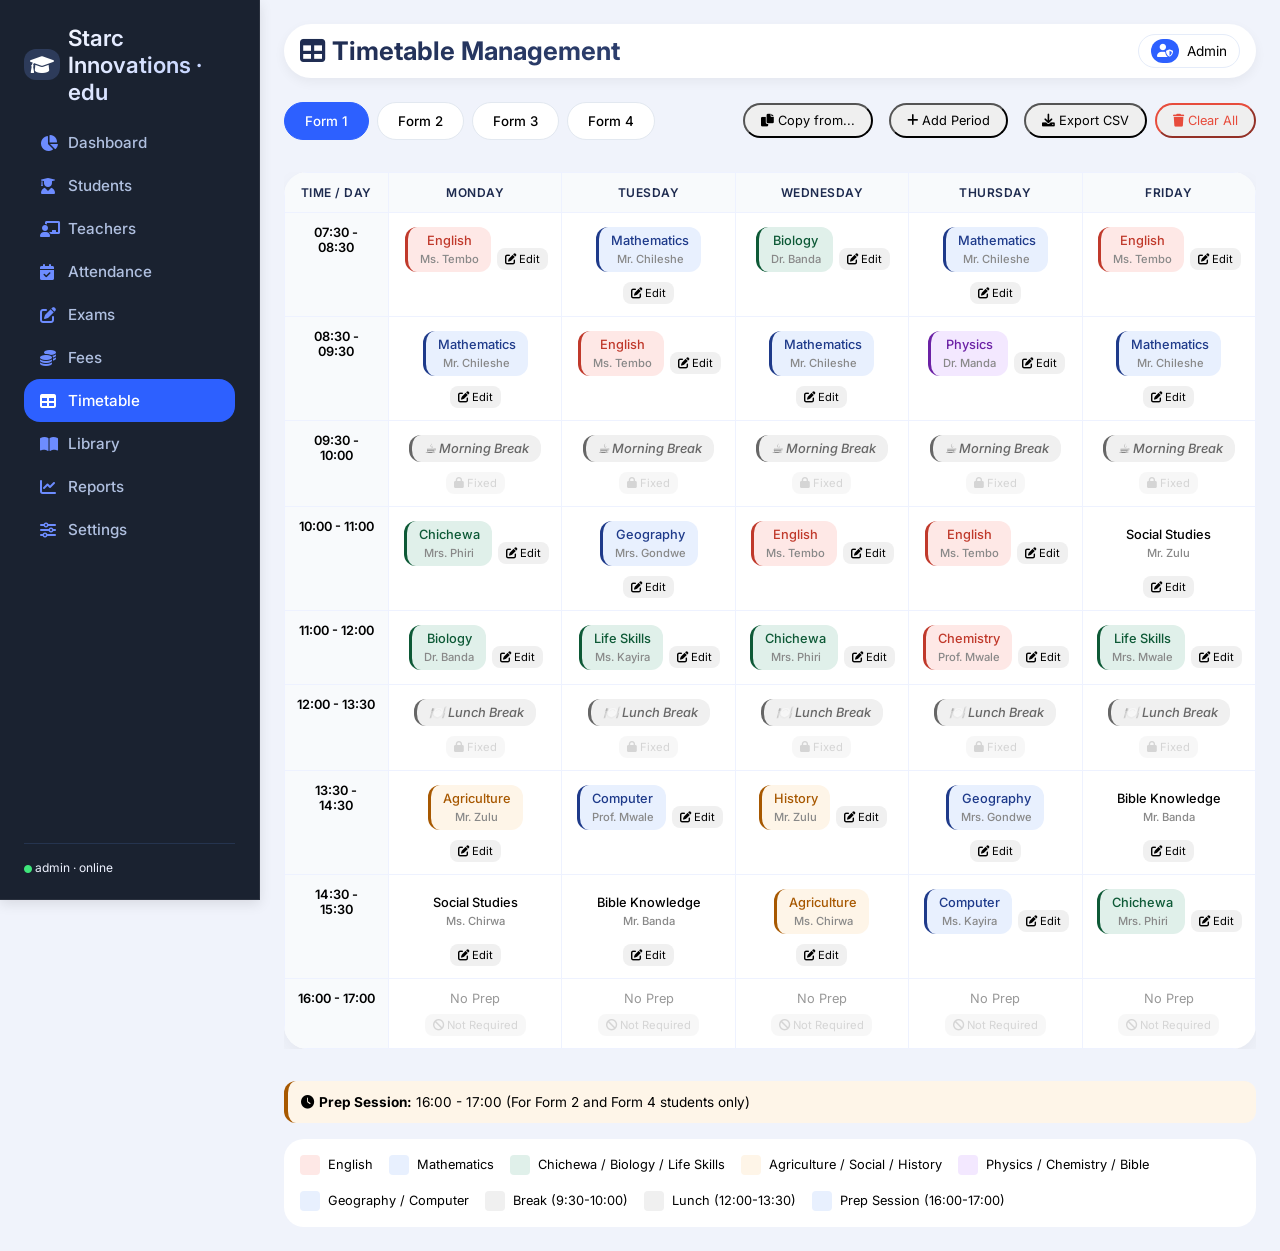
<file: New sms/Timetable.html>
<!DOCTYPE html>
<html lang="en">

<head>
    <!-- PWA Meta Tags -->
    <link rel="manifest" href="manifest.json">
    <meta name="apple-mobile-web-app-capable" content="yes">
    <meta name="apple-mobile-web-app-status-bar-style" content="black-translucent">
    <meta name="apple-mobile-web-app-title" content="Starc Edu">
    <link rel="apple-touch-icon"
        href="data:image/svg+xml,%3Csvg xmlns='http://www.w3.org/2000/svg' viewBox='0 0 100 100'%3E%3Crect width='100' height='100' fill='%232d60ff'/%3E%3Ctext x='50' y='67' font-size='50' text-anchor='middle' fill='white' font-family='Arial'%3ES%3C/text%3E%3C/svg%3E">
    <meta name="theme-color" content="#2d60ff">
    <meta name="mobile-web-app-capable" content="yes">
    <meta name="viewport" content="width=device-width, initial-scale=1.0">
    <meta charset="UTF-8">
    <title>Timetable | Starc Innovations</title>
    <link rel="stylesheet" href="css/style.css">
    <link rel="stylesheet" href="https://cdnjs.cloudflare.com/ajax/libs/font-awesome/6.0.0-beta3/css/all.min.css">
    <link
        href="https://fonts.googleapis.com/css2?family=Inter:opsz,wght@14..32,400;14..32,500;14..32,600;14..32,700&display=swap"
        rel="stylesheet">
    <style>
        /* Timetable specific styles */
        .timetable-controls {
            display: flex;
            justify-content: space-between;
            align-items: center;
            flex-wrap: wrap;
            gap: 1rem;
            margin-bottom: 2rem;
        }

        .class-selector {
            display: flex;
            gap: 0.5rem;
            flex-wrap: wrap;
        }

        .class-btn {
            padding: 10px 20px;
            border-radius: 40px;
            border: 1px solid #e2e8f0;
            background: white;
            cursor: pointer;
            transition: all 0.2s;
            font-weight: 500;
        }

        .class-btn.active {
            background: #2d60ff;
            color: white;
            border-color: #2d60ff;
        }

        .timetable-container {
            overflow-x: auto;
            margin-bottom: 2rem;
        }

        .timetable {
            width: 100%;
            border-collapse: collapse;
            background: white;
            border-radius: 24px;
            overflow: hidden;
            box-shadow: 0 8px 20px rgba(0, 0, 0, 0.05);
        }

        .timetable th,
        .timetable td {
            border: 1px solid #eef2ff;
            padding: 12px;
            text-align: center;
            vertical-align: top;
            min-width: 100px;
        }

        .timetable th {
            background: #f8fafc;
            font-weight: 600;
            color: #1e2b4f;
        }

        .period-cell {
            min-height: 80px;
            position: relative;
            cursor: pointer;
            transition: background 0.2s;
        }

        .period-cell:hover {
            background: #f8faff;
        }

        .subject-badge {
            display: inline-block;
            padding: 6px 12px;
            border-radius: 12px;
            font-size: 0.8rem;
            font-weight: 500;
            margin: 2px;
        }

        /* Subject Colors */
        .subject-English {
            background: #fee8e6;
            color: #c0392b;
            border-left: 3px solid #c0392b;
        }

        .subject-Mathematics {
            background: #e8f0fe;
            color: #1e3a8a;
            border-left: 3px solid #1e3a8a;
        }

        .subject-Chichewa {
            background: #e0f0ea;
            color: #0d5936;
            border-left: 3px solid #0d5936;
        }

        .subject-Biology {
            background: #e0f0ea;
            color: #0d5936;
            border-left: 3px solid #0d5936;
        }

        .subject-Agriculture {
            background: #fef5e8;
            color: #a75800;
            border-left: 3px solid #a75800;
        }

        .subject-Physics {
            background: #f3e8ff;
            color: #6b21a5;
            border-left: 3px solid #6b21a5;
        }

        .subject-Chemistry {
            background: #fee8e6;
            color: #c0392b;
            border-left: 3px solid #c0392b;
        }

        .subject-Social {
            background: #fef5e8;
            color: #a75800;
            border-left: 3px solid #a75800;
        }

        .subject-Geography {
            background: #e8f0fe;
            color: #1e3a8a;
            border-left: 3px solid #1e3a8a;
        }

        .subject-Bible {
            background: #f3e8ff;
            color: #6b21a5;
            border-left: 3px solid #6b21a5;
        }

        .subject-LifeSkills {
            background: #e0f0ea;
            color: #0d5936;
            border-left: 3px solid #0d5936;
        }

        .subject-Computer {
            background: #e8f0fe;
            color: #1e3a8a;
            border-left: 3px solid #1e3a8a;
        }

        .subject-History {
            background: #fef5e8;
            color: #a75800;
            border-left: 3px solid #a75800;
        }

        .subject-Break {
            background: #f0f0f0;
            color: #666;
            border-left: 3px solid #666;
            font-style: italic;
        }

        .subject-Lunch {
            background: #f0f0f0;
            color: #666;
            border-left: 3px solid #666;
            font-style: italic;
        }

        .subject-Prep {
            background: #e8f0fe;
            color: #1e3a8a;
            border-left: 3px solid #1e3a8a;
            font-style: italic;
        }

        .teacher-name {
            font-size: 0.7rem;
            color: #888;
            margin-top: 4px;
        }

        .edit-timetable-btn {
            margin-top: 8px;
            font-size: 0.7rem;
            padding: 4px 8px;
            background: #f0f0f0;
            border: none;
            border-radius: 8px;
            cursor: pointer;
        }

        .edit-timetable-btn:hover {
            background: #2d60ff;
            color: white;
        }

        .edit-timetable-btn.disabled {
            opacity: 0.5;
            cursor: not-allowed;
        }

        .legend {
            display: flex;
            flex-wrap: wrap;
            gap: 1rem;
            margin-top: 1rem;
            padding: 1rem;
            background: white;
            border-radius: 20px;
        }

        .legend-item {
            display: flex;
            align-items: center;
            gap: 0.5rem;
            font-size: 0.8rem;
        }

        .legend-color {
            width: 20px;
            height: 20px;
            border-radius: 4px;
        }

        .modal-overlay {
            position: fixed;
            top: 0;
            left: 0;
            right: 0;
            bottom: 0;
            background: rgba(0, 0, 0, 0.5);
            display: flex;
            align-items: center;
            justify-content: center;
            z-index: 1000;
        }

        .modal-container {
            background: white;
            border-radius: 24px;
            width: 90%;
            max-width: 500px;
            max-height: 85vh;
            overflow-y: auto;
        }

        .modal-header {
            padding: 1.5rem;
            border-bottom: 1px solid #eef2ff;
            display: flex;
            justify-content: space-between;
            align-items: center;
        }

        .modal-body {
            padding: 1.5rem;
        }

        .form-group {
            margin-bottom: 1rem;
        }

        .form-group label {
            display: block;
            margin-bottom: 0.5rem;
            font-weight: 500;
            font-size: 0.85rem;
        }

        .form-group input,
        .form-group select {
            width: 100%;
            padding: 10px 14px;
            border: 1px solid #e2e8f0;
            border-radius: 12px;
            font-size: 0.9rem;
        }

        .toast {
            position: fixed;
            bottom: 20px;
            right: 20px;
            padding: 12px 20px;
            border-radius: 40px;
            color: white;
            z-index: 2000;
            animation: slideIn 0.3s ease;
        }

        @keyframes slideIn {
            from {
                transform: translateX(100px);
                opacity: 0;
            }

            to {
                transform: translateX(0);
                opacity: 1;
            }
        }

        @media (max-width: 768px) {

            .timetable th,
            .timetable td {
                padding: 8px;
                font-size: 0.75rem;
                min-width: 80px;
            }

            .subject-badge {
                font-size: 0.7rem;
                padding: 4px 8px;
            }

            .class-btn {
                padding: 6px 12px;
                font-size: 0.8rem;
            }
        }

        .prep-notice {
            background: #fef5e8;
            border-left: 4px solid #a75800;
            padding: 0.8rem;
            margin-top: 1rem;
            border-radius: 12px;
            font-size: 0.85rem;
        }
    </style>
</head>

<body>
    <script>
        // Register Service Worker
        if ('serviceWorker' in navigator) {
            navigator.serviceWorker.register('/sw.js')
                .then(reg => console.log('Service Worker registered', reg))
                .catch(err => console.log('Service Worker registration failed', err));
        }

        // Install prompt for PWA
        let deferredPrompt;
        window.addEventListener('beforeinstallprompt', (e) => {
            e.preventDefault();
            deferredPrompt = e;

            // Optional: Show install button
            const installBtn = document.getElementById('installBtn');
            if (installBtn) {
                installBtn.style.display = 'flex';
                installBtn.addEventListener('click', () => {
                    deferredPrompt.prompt();
                    deferredPrompt.userChoice.then((choiceResult) => {
                        if (choiceResult.outcome === 'accepted') {
                            console.log('User accepted install');
                        }
                        deferredPrompt = null;
                        installBtn.style.display = 'none';
                    });
                });
            }
        });

        function installApp() {
            if (deferredPrompt) {
                deferredPrompt.prompt();
            }
        }
    </script>
    <div class="sidebar">
        <h2><i class="fas fa-graduation-cap"></i> Starc Innovations · edu</h2>
        <ul>
            <li><a href="index.html"><i class="fas fa-chart-pie"></i> Dashboard</a></li>
            <li><a href="students.html"><i class="fas fa-user-graduate"></i> Students</a></li>
            <li><a href="teachers.html"><i class="fas fa-chalkboard-user"></i> Teachers</a></li>
            <li><a href="attendance.html"><i class="fas fa-calendar-check"></i> Attendance</a></li>
            <li><a href="exams.html"><i class="fas fa-pen-to-square"></i> Exams</a></li>
            <li><a href="fees.html"><i class="fas fa-coins"></i> Fees</a></li>
            <li class="active"><a href="timetable.html"><i class="fas fa-table"></i> Timetable</a></li>
            <li><a href="library.html"><i class="fas fa-book-open"></i> Library</a></li>
            <li><a href="reports.html"><i class="fas fa-chart-line"></i> Reports</a></li>
            <li><a href="settings.html"><i class="fas fa-sliders"></i> Settings</a></li>
        </ul>
        <div class="sidebar-footer">
            <i class="fas fa-circle" style="color:#3fe67b; font-size:0.5rem;"></i> admin · online
        </div>
        <button id="installBtn" onclick="installApp()"
            style="display: none; background: #2d60ff; color: white; border: none; padding: 10px; border-radius: 40px; margin: 10px 0; cursor: pointer; width: 100%;">
            <i class="fas fa-download"></i> Install App
        </button>
    </div>

    <div class="main-panel">
        <div class="topbar">
            <div class="page-title">
                <h1><i class="fas fa-table"></i> Timetable Management</h1>
            </div>
            <div class="profile-pill">
                <i class="fas fa-user-shield"></i> Admin
            </div>
        </div>

        <!-- Controls -->
        <div class="timetable-controls">
            <div class="class-selector" id="classSelector">
                <button class="class-btn active" data-class="Form 1">Form 1</button>
                <button class="class-btn" data-class="Form 2">Form 2</button>
                <button class="class-btn" data-class="Form 3">Form 3</button>
                <button class="class-btn" data-class="Form 4">Form 4</button>
            </div>
            <button class="btn-primary" onclick="addNewPeriod()">
                <i class="fas fa-plus"></i> Add Period
            </button>
        </div>

        <!-- Timetable Display -->
        <div class="timetable-container">
            <table class="timetable" id="timetable">
                <thead>
                    <tr id="timetableHeader"> </tr>
                </thead>
                <tbody id="timetableBody"></tbody>
            </table>
        </div>

        <!-- Prep Notice -->
        <div class="prep-notice">
            <i class="fas fa-clock"></i> <strong>Prep Session:</strong> 16:00 - 17:00 (For Form 2 and Form 4 students
            only)
        </div>

        <!-- Legend -->
        <div class="legend">
            <div class="legend-item">
                <div class="legend-color" style="background: #fee8e6;"></div><span>English</span>
            </div>
            <div class="legend-item">
                <div class="legend-color" style="background: #e8f0fe;"></div><span>Mathematics</span>
            </div>
            <div class="legend-item">
                <div class="legend-color" style="background: #e0f0ea;"></div><span>Chichewa / Biology / Life
                    Skills</span>
            </div>
            <div class="legend-item">
                <div class="legend-color" style="background: #fef5e8;"></div><span>Agriculture / Social / History</span>
            </div>
            <div class="legend-item">
                <div class="legend-color" style="background: #f3e8ff;"></div><span>Physics / Chemistry / Bible</span>
            </div>
            <div class="legend-item">
                <div class="legend-color" style="background: #e8f0fe;"></div><span>Geography / Computer</span>
            </div>
            <div class="legend-item">
                <div class="legend-color" style="background: #f0f0f0;"></div><span>Break (9:30-10:00)</span>
            </div>
            <div class="legend-item">
                <div class="legend-color" style="background: #f0f0f0;"></div><span>Lunch (12:00-13:30)</span>
            </div>
            <div class="legend-item">
                <div class="legend-color" style="background: #e8f0fe;"></div><span>Prep Session (16:00-17:00)</span>
            </div>
        </div>
    </div>

    <script>
        // ============ TIMETABLE DATA ============
        let timetableData = {};
        let currentClass = 'Form 1';

        // Days of the week
        const days = ['Monday', 'Tuesday', 'Wednesday', 'Thursday', 'Friday'];

        // All subjects for secondary school
        const allSubjects = [
            'English', 'Mathematics', 'Chichewa', 'Biology', 'Agriculture',
            'Physics', 'Chemistry', 'Social Studies', 'Geography', 'Bible Knowledge',
            'Life Skills', 'Computer', 'History'
        ];

        // Time periods
        const periods = [
            { time: '07:30 - 08:30', type: 'class', index: 0 },
            { time: '08:30 - 09:30', type: 'class', index: 1 },
            { time: '09:30 - 10:00', type: 'break', name: 'Short Break' },
            { time: '10:00 - 11:00', type: 'class', index: 2 },
            { time: '11:00 - 12:00', type: 'class', index: 3 },
            { time: '12:00 - 13:30', type: 'lunch', name: 'Lunch Break' },
            { time: '13:30 - 14:30', type: 'class', index: 4 },
            { time: '14:30 - 15:30', type: 'class', index: 5 },
            { time: '16:00 - 17:00', type: 'prep', name: 'Prep Session' }
        ];

        // Sample teachers
        const teachers = [
            'Mr. Chileshe', 'Ms. Tembo', 'Dr. Banda', 'Mrs. Phiri',
            'Mr. Zulu', 'Ms. Chirwa', 'Prof. Mwale', 'Mrs. Gondwe',
            'Mr. Banda', 'Ms. Kayira', 'Dr. Manda', 'Mrs. Mwale'
        ];

        // Load timetable data from localStorage
        function loadTimetableData() {
            const saved = localStorage.getItem('timetable_data');
            if (saved) {
                timetableData = JSON.parse(saved);
            } else {
                // Create sample timetables for Form 1-4
                timetableData = {
                    'Form 1': {
                        Monday: {
                            0: { subject: 'English', teacher: 'Ms. Tembo' },
                            1: { subject: 'Mathematics', teacher: 'Mr. Chileshe' },
                            2: { subject: 'Chichewa', teacher: 'Mrs. Phiri' },
                            3: { subject: 'Biology', teacher: 'Dr. Banda' },
                            4: { subject: 'Agriculture', teacher: 'Mr. Zulu' },
                            5: { subject: 'Social Studies', teacher: 'Ms. Chirwa' }
                        },
                        Tuesday: {
                            0: { subject: 'Mathematics', teacher: 'Mr. Chileshe' },
                            1: { subject: 'English', teacher: 'Ms. Tembo' },
                            2: { subject: 'Geography', teacher: 'Mrs. Gondwe' },
                            3: { subject: 'Life Skills', teacher: 'Ms. Kayira' },
                            4: { subject: 'Computer', teacher: 'Prof. Mwale' },
                            5: { subject: 'Bible Knowledge', teacher: 'Mr. Banda' }
                        },
                        Wednesday: {
                            0: { subject: 'Biology', teacher: 'Dr. Banda' },
                            1: { subject: 'Mathematics', teacher: 'Mr. Chileshe' },
                            2: { subject: 'English', teacher: 'Ms. Tembo' },
                            3: { subject: 'Chichewa', teacher: 'Mrs. Phiri' },
                            4: { subject: 'History', teacher: 'Mr. Zulu' },
                            5: { subject: 'Agriculture', teacher: 'Ms. Chirwa' }
                        },
                        Thursday: {
                            0: { subject: 'Mathematics', teacher: 'Mr. Chileshe' },
                            1: { subject: 'Physics', teacher: 'Dr. Manda' },
                            2: { subject: 'English', teacher: 'Ms. Tembo' },
                            3: { subject: 'Chemistry', teacher: 'Prof. Mwale' },
                            4: { subject: 'Geography', teacher: 'Mrs. Gondwe' },
                            5: { subject: 'Computer', teacher: 'Ms. Kayira' }
                        },
                        Friday: {
                            0: { subject: 'English', teacher: 'Ms. Tembo' },
                            1: { subject: 'Mathematics', teacher: 'Mr. Chileshe' },
                            2: { subject: 'Social Studies', teacher: 'Mr. Zulu' },
                            3: { subject: 'Life Skills', teacher: 'Mrs. Mwale' },
                            4: { subject: 'Bible Knowledge', teacher: 'Mr. Banda' },
                            5: { subject: 'Chichewa', teacher: 'Mrs. Phiri' }
                        }
                    },
                    'Form 2': {
                        Monday: {
                            0: { subject: 'Mathematics', teacher: 'Mr. Chileshe' },
                            1: { subject: 'English', teacher: 'Ms. Tembo' },
                            2: { subject: 'Physics', teacher: 'Dr. Manda' },
                            3: { subject: 'Chemistry', teacher: 'Prof. Mwale' },
                            4: { subject: 'Biology', teacher: 'Dr. Banda' },
                            5: { subject: 'Computer', teacher: 'Ms. Kayira' }
                        },
                        Tuesday: {
                            0: { subject: 'English', teacher: 'Ms. Tembo' },
                            1: { subject: 'Mathematics', teacher: 'Mr. Chileshe' },
                            2: { subject: 'Geography', teacher: 'Mrs. Gondwe' },
                            3: { subject: 'History', teacher: 'Mr. Zulu' },
                            4: { subject: 'Agriculture', teacher: 'Ms. Chirwa' },
                            5: { subject: 'Life Skills', teacher: 'Mrs. Mwale' }
                        },
                        Wednesday: {
                            0: { subject: 'Chemistry', teacher: 'Prof. Mwale' },
                            1: { subject: 'Physics', teacher: 'Dr. Manda' },
                            2: { subject: 'Mathematics', teacher: 'Mr. Chileshe' },
                            3: { subject: 'English', teacher: 'Ms. Tembo' },
                            4: { subject: 'Chichewa', teacher: 'Mrs. Phiri' },
                            5: { subject: 'Bible Knowledge', teacher: 'Mr. Banda' }
                        },
                        Thursday: {
                            0: { subject: 'Mathematics', teacher: 'Mr. Chileshe' },
                            1: { subject: 'English', teacher: 'Ms. Tembo' },
                            2: { subject: 'Biology', teacher: 'Dr. Banda' },
                            3: { subject: 'Agriculture', teacher: 'Ms. Chirwa' },
                            4: { subject: 'Social Studies', teacher: 'Mr. Zulu' },
                            5: { subject: 'Computer', teacher: 'Ms. Kayira' }
                        },
                        Friday: {
                            0: { subject: 'English', teacher: 'Ms. Tembo' },
                            1: { subject: 'Mathematics', teacher: 'Mr. Chileshe' },
                            2: { subject: 'Geography', teacher: 'Mrs. Gondwe' },
                            3: { subject: 'History', teacher: 'Mr. Zulu' },
                            4: { subject: 'Life Skills', teacher: 'Mrs. Mwale' },
                            5: { subject: 'Chichewa', teacher: 'Mrs. Phiri' }
                        }
                    },
                    'Form 3': {
                        Monday: {
                            0: { subject: 'Mathematics', teacher: 'Mr. Chileshe' },
                            1: { subject: 'English', teacher: 'Ms. Tembo' },
                            2: { subject: 'Physics', teacher: 'Dr. Manda' },
                            3: { subject: 'Chemistry', teacher: 'Prof. Mwale' },
                            4: { subject: 'Biology', teacher: 'Dr. Banda' },
                            5: { subject: 'Computer', teacher: 'Ms. Kayira' }
                        },
                        Tuesday: {
                            0: { subject: 'English', teacher: 'Ms. Tembo' },
                            1: { subject: 'Mathematics', teacher: 'Mr. Chileshe' },
                            2: { subject: 'Geography', teacher: 'Mrs. Gondwe' },
                            3: { subject: 'History', teacher: 'Mr. Zulu' },
                            4: { subject: 'Agriculture', teacher: 'Ms. Chirwa' },
                            5: { subject: 'Bible Knowledge', teacher: 'Mr. Banda' }
                        },
                        Wednesday: {
                            0: { subject: 'Chemistry', teacher: 'Prof. Mwale' },
                            1: { subject: 'Physics', teacher: 'Dr. Manda' },
                            2: { subject: 'Mathematics', teacher: 'Mr. Chileshe' },
                            3: { subject: 'English', teacher: 'Ms. Tembo' },
                            4: { subject: 'Social Studies', teacher: 'Mr. Zulu' },
                            5: { subject: 'Life Skills', teacher: 'Mrs. Mwale' }
                        },
                        Thursday: {
                            0: { subject: 'Mathematics', teacher: 'Mr. Chileshe' },
                            1: { subject: 'English', teacher: 'Ms. Tembo' },
                            2: { subject: 'Biology', teacher: 'Dr. Banda' },
                            3: { subject: 'Chemistry', teacher: 'Prof. Mwale' },
                            4: { subject: 'Geography', teacher: 'Mrs. Gondwe' },
                            5: { subject: 'Computer', teacher: 'Ms. Kayira' }
                        },
                        Friday: {
                            0: { subject: 'English', teacher: 'Ms. Tembo' },
                            1: { subject: 'Mathematics', teacher: 'Mr. Chileshe' },
                            2: { subject: 'Physics', teacher: 'Dr. Manda' },
                            3: { subject: 'Chichewa', teacher: 'Mrs. Phiri' },
                            4: { subject: 'History', teacher: 'Mr. Zulu' },
                            5: { subject: 'Agriculture', teacher: 'Ms. Chirwa' }
                        }
                    },
                    'Form 4': {
                        Monday: {
                            0: { subject: 'Mathematics', teacher: 'Mr. Chileshe' },
                            1: { subject: 'English', teacher: 'Ms. Tembo' },
                            2: { subject: 'Physics', teacher: 'Dr. Manda' },
                            3: { subject: 'Chemistry', teacher: 'Prof. Mwale' },
                            4: { subject: 'Biology', teacher: 'Dr. Banda' },
                            5: { subject: 'Computer', teacher: 'Ms. Kayira' }
                        },
                        Tuesday: {
                            0: { subject: 'English', teacher: 'Ms. Tembo' },
                            1: { subject: 'Mathematics', teacher: 'Mr. Chileshe' },
                            2: { subject: 'Geography', teacher: 'Mrs. Gondwe' },
                            3: { subject: 'History', teacher: 'Mr. Zulu' },
                            4: { subject: 'Agriculture', teacher: 'Ms. Chirwa' },
                            5: { subject: 'Life Skills', teacher: 'Mrs. Mwale' }
                        },
                        Wednesday: {
                            0: { subject: 'Chemistry', teacher: 'Prof. Mwale' },
                            1: { subject: 'Physics', teacher: 'Dr. Manda' },
                            2: { subject: 'Mathematics', teacher: 'Mr. Chileshe' },
                            3: { subject: 'English', teacher: 'Ms. Tembo' },
                            4: { subject: 'Social Studies', teacher: 'Mr. Zulu' },
                            5: { subject: 'Bible Knowledge', teacher: 'Mr. Banda' }
                        },
                        Thursday: {
                            0: { subject: 'Mathematics', teacher: 'Mr. Chileshe' },
                            1: { subject: 'English', teacher: 'Ms. Tembo' },
                            2: { subject: 'Biology', teacher: 'Dr. Banda' },
                            3: { subject: 'Chemistry', teacher: 'Prof. Mwale' },
                            4: { subject: 'Geography', teacher: 'Mrs. Gondwe' },
                            5: { subject: 'Computer', teacher: 'Ms. Kayira' }
                        },
                        Friday: {
                            0: { subject: 'English', teacher: 'Ms. Tembo' },
                            1: { subject: 'Mathematics', teacher: 'Mr. Chileshe' },
                            2: { subject: 'Physics', teacher: 'Dr. Manda' },
                            3: { subject: 'Chichewa', teacher: 'Mrs. Phiri' },
                            4: { subject: 'History', teacher: 'Mr. Zulu' },
                            5: { subject: 'Agriculture', teacher: 'Ms. Chirwa' }
                        }
                    }
                };
                saveTimetableData();
            }
        }

        function saveTimetableData() {
            localStorage.setItem('timetable_data', JSON.stringify(timetableData));
        }

        // Render the timetable
        function renderTimetable() {
            // Ensure class data exists
            if (!timetableData[currentClass]) {
                timetableData[currentClass] = {};
                days.forEach(day => {
                    timetableData[currentClass][day] = {};
                });
                saveTimetableData();
            }

            // Render header
            const headerRow = document.getElementById('timetableHeader');
            headerRow.innerHTML = '<th>Time / Day</th>' + days.map(day => `<th>${day}</th>`).join('');

            // Render body
            const body = document.getElementById('timetableBody');
            body.innerHTML = '';

            periods.forEach((period, periodIndex) => {
                const row = document.createElement('tr');
                row.innerHTML = `<td style="font-weight: 600; background: #f8fafc;">${period.time}</td>`;

                days.forEach(day => {
                    const cell = document.createElement('td');
                    cell.className = 'period-cell';

                    // Break period
                    if (period.type === 'break') {
                        cell.innerHTML = `
                            <div class="subject-badge subject-Break">
                                ☕ Morning Break
                            </div>
                            <button class="edit-timetable-btn disabled" disabled>
                                <i class="fas fa-lock"></i> Fixed
                            </button>
                        `;
                    }
                    // Lunch period
                    else if (period.type === 'lunch') {
                        cell.innerHTML = `
                            <div class="subject-badge subject-Lunch">
                                🍽️ Lunch Break
                            </div>
                            <button class="edit-timetable-btn disabled" disabled>
                                <i class="fas fa-lock"></i> Fixed
                            </button>
                        `;
                    }
                    // Prep Session
                    else if (period.type === 'prep') {
                        // Prep only for Form 2 and Form 4
                        const isPrepClass = currentClass === 'Form 2' || currentClass === 'Form 4';
                        if (isPrepClass) {
                            cell.innerHTML = `
                                <div class="subject-badge subject-Prep">
                                    📚 Prep Session (Self Study)
                                </div>
                                <button class="edit-timetable-btn disabled" disabled>
                                    <i class="fas fa-lock"></i> Fixed
                                </button>
                            `;
                        } else {
                            cell.innerHTML = `
                                <div style="color: #999; font-size: 0.8rem;">No Prep</div>
                                <button class="edit-timetable-btn disabled" disabled>
                                    <i class="fas fa-ban"></i> Not Required
                                </button>
                            `;
                        }
                    }
                    // Class periods
                    else {
                        const classIndex = period.index;
                        const periodData = timetableData[currentClass][day]?.[classIndex];

                        if (periodData && periodData.subject) {
                            const subjectKey = periodData.subject.replace(/\s+/g, '');
                            cell.innerHTML = `
                                <div class="subject-badge subject-${subjectKey}">
                                    ${periodData.subject}
                                    <div class="teacher-name">${periodData.teacher || 'Staff'}</div>
                                </div>
                                <button class="edit-timetable-btn" onclick="editPeriod('${day}', ${classIndex})">
                                    <i class="fas fa-edit"></i> Edit
                                </button>
                            `;
                        } else {
                            cell.innerHTML = `
                                <div style="color: #999; font-size: 0.8rem;">Empty</div>
                                <button class="edit-timetable-btn" onclick="editPeriod('${day}', ${classIndex})">
                                    <i class="fas fa-plus"></i> Add
                                </button>
                            `;
                        }
                    }

                    row.appendChild(cell);
                });

                body.appendChild(row);
            });
        }

        // Edit a period
        function editPeriod(day, classIndex) {
            const periodData = timetableData[currentClass]?.[day]?.[classIndex] || { subject: '', teacher: '' };

            const modalHtml = `
                <div class="modal-overlay" id="editPeriodModal">
                    <div class="modal-container">
                        <div class="modal-header">
                            <h3><i class="fas fa-edit"></i> Edit Class Period</h3>
                            <button onclick="closeModal()" style="background: none; border: none; font-size: 1.5rem; cursor: pointer;">&times;</button>
                        </div>
                        <div class="modal-body">
                            <form onsubmit="savePeriod(event, '${day}', ${classIndex})">
                                <div class="form-group">
                                    <label>Subject</label>
                                    <select id="subjectSelect" required>
                                        <option value="">-- Select Subject --</option>
                                        ${allSubjects.map(s => `<option value="${s}" ${periodData.subject === s ? 'selected' : ''}>${s}</option>`).join('')}
                                    </select>
                                </div>
                                <div class="form-group">
                                    <label>Teacher</label>
                                    <select id="teacherSelect" required>
                                        <option value="">-- Select Teacher --</option>
                                        ${teachers.map(t => `<option value="${t}" ${periodData.teacher === t ? 'selected' : ''}>${t}</option>`).join('')}
                                    </select>
                                </div>
                                <div style="display: flex; gap: 1rem; margin-top: 1rem;">
                                    <button type="button" onclick="closeModal()" class="btn-outline" style="flex:1;">Cancel</button>
                                    <button type="submit" class="btn-primary" style="flex:1;">Save Period</button>
                                </div>
                            </form>
                        </div>
                    </div>
                </div>
            `;

            document.body.insertAdjacentHTML('beforeend', modalHtml);
        }

        // Save period
        function savePeriod(event, day, classIndex) {
            event.preventDefault();

            const subject = document.getElementById('subjectSelect').value;
            const teacher = document.getElementById('teacherSelect').value;

            if (!subject) {
                showToast('Please select a subject', 'error');
                return;
            }

            if (!teacher) {
                showToast('Please select a teacher', 'error');
                return;
            }

            if (!timetableData[currentClass]) {
                timetableData[currentClass] = {};
            }
            if (!timetableData[currentClass][day]) {
                timetableData[currentClass][day] = {};
            }

            timetableData[currentClass][day][classIndex] = {
                subject: subject,
                teacher: teacher
            };

            saveTimetableData();
            renderTimetable();
            closeModal();
            showToast('Period saved successfully!', 'success');
        }

        // Add new period
        function addNewPeriod() {
            showToast('Click on any empty period to add a subject', 'info');
        }

        // Copy timetable from one class to another
        function copyTimetable(fromClass, toClass) {
            if (confirm(`Copy timetable from ${fromClass} to ${toClass}? This will overwrite existing data.`)) {
                timetableData[toClass] = JSON.parse(JSON.stringify(timetableData[fromClass]));
                saveTimetableData();
                if (currentClass === toClass) {
                    renderTimetable();
                }
                showToast(`Timetable copied from ${fromClass} to ${toClass}`, 'success');
            }
        }

        // Clear all periods for a class
        function clearTimetable() {
            if (confirm(`Clear all periods for ${currentClass}? This cannot be undone.`)) {
                timetableData[currentClass] = {};
                days.forEach(day => {
                    timetableData[currentClass][day] = {};
                });
                saveTimetableData();
                renderTimetable();
                showToast(`Timetable cleared for ${currentClass}`, 'success');
            }
        }

        // Export timetable to CSV
        function exportTimetable() {
            let csv = 'Period/Time,' + days.join(',') + '\n';

            periods.forEach((period) => {
                const row = [period.time];
                days.forEach(day => {
                    if (period.type === 'break') {
                        row.push('Morning Break');
                    } else if (period.type === 'lunch') {
                        row.push('Lunch Break');
                    } else if (period.type === 'prep') {
                        const isPrepClass = currentClass === 'Form 2' || currentClass === 'Form 4';
                        row.push(isPrepClass ? 'Prep Session' : 'No Prep');
                    } else {
                        const classIndex = period.index;
                        const periodData = timetableData[currentClass]?.[day]?.[classIndex];
                        row.push(periodData ? `${periodData.subject} (${periodData.teacher})` : 'Empty');
                    }
                });
                csv += row.join(',') + '\n';
            });

            const blob = new Blob([csv], { type: 'text/csv;charset=utf-8;' });
            const url = URL.createObjectURL(blob);
            const a = document.createElement('a');
            a.href = url;
            a.download = `timetable_${currentClass.replace(/\s/g, '_')}_${new Date().toISOString().split('T')[0]}.csv`;
            a.click();
            URL.revokeObjectURL(url);
            showToast('Timetable exported successfully!', 'success');
        }

        // Add export and clear buttons
        function addAdditionalButtons() {
            const controls = document.querySelector('.timetable-controls');
            const buttonGroup = document.createElement('div');
            buttonGroup.style.display = 'flex';
            buttonGroup.style.gap = '0.5rem';
            buttonGroup.innerHTML = `
                <button class="btn-outline" onclick="exportTimetable()">
                    <i class="fas fa-download"></i> Export CSV
                </button>
                <button class="btn-outline" onclick="clearTimetable()" style="border-color: #e74c3c; color: #e74c3c;">
                    <i class="fas fa-trash"></i> Clear All
                </button>
            `;
            controls.appendChild(buttonGroup);
        }

        // Class switching
        function initClassSelector() {
            document.querySelectorAll('.class-btn').forEach(btn => {
                btn.addEventListener('click', () => {
                    document.querySelectorAll('.class-btn').forEach(b => b.classList.remove('active'));
                    btn.classList.add('active');
                    currentClass = btn.dataset.class;
                    renderTimetable();
                });
            });
        }

        function closeModal() {
            const modal = document.querySelector('.modal-overlay');
            if (modal) modal.remove();
        }

        function showToast(message, type) {
            const toast = document.createElement('div');
            toast.className = 'toast';
            toast.style.background = type === 'success' ? '#2ecc71' : type === 'info' ? '#3498db' : '#e74c3c';
            toast.innerHTML = `<i class="fas fa-${type === 'success' ? 'check-circle' : type === 'info' ? 'info-circle' : 'exclamation-circle'}"></i> ${message}`;
            document.body.appendChild(toast);
            setTimeout(() => toast.remove(), 3000);
        }

        // Add copy functionality
        function addCopyFunctionality() {
            const classSelector = document.querySelector('.class-selector');
            const copyButton = document.createElement('button');
            copyButton.className = 'btn-outline';
            copyButton.innerHTML = '<i class="fas fa-copy"></i> Copy from...';
            copyButton.style.marginLeft = 'auto';
            copyButton.onclick = () => {
                const fromClass = prompt('Copy FROM which class? (Form 1, Form 2, Form 3, Form 4)', 'Form 1');
                const toClass = prompt('Copy TO which class?', currentClass);
                if (fromClass && toClass && timetableData[fromClass]) {
                    copyTimetable(fromClass, toClass);
                } else {
                    showToast('Invalid class selection', 'error');
                }
            };
            classSelector.parentNode.insertBefore(copyButton, classSelector.nextSibling);
        }

        // Initialize
        loadTimetableData();
        initClassSelector();
        renderTimetable();
        addAdditionalButtons();
        addCopyFunctionality();

        // Make functions globally available
        window.editPeriod = editPeriod;
        window.savePeriod = savePeriod;
        window.addNewPeriod = addNewPeriod;
        window.exportTimetable = exportTimetable;
        window.clearTimetable = clearTimetable;
        window.closeModal = closeModal;
        window.copyTimetable = copyTimetable;
    </script>
</body>

</html>
</file>
<file: New sms/css/style.css>
/* css/style.css - Responsive & Mobile Optimized */
* {
    margin: 0;
    padding: 0;
    box-sizing: border-box;
    font-family: 'Inter', system-ui, sans-serif;
}

body {
    background: #f0f3fb;
    display: flex;
    flex-direction: column;
    min-height: 100vh;
}

/* ---------- SIDEBAR (mobile first) ---------- */
.sidebar {
    width: 100%;
    background: rgba(17, 25, 40, 0.96);
    backdrop-filter: blur(8px);
    color: #eef2ff;
    padding: 1rem;
    display: flex;
    flex-direction: column;
    position: sticky;
    top: 0;
    z-index: 10;
    border-bottom: 1px solid rgba(255, 255, 255, 0.07);
    box-shadow: 0 4px 12px rgba(0, 0, 0, 0.1);
}

.sidebar h2 {
    font-weight: 600;
    font-size: 1.4rem;
    display: flex;
    align-items: center;
    gap: 8px;
    margin-bottom: 1rem;
    background: linear-gradient(135deg, #fff, #b3c7ff);
    -webkit-background-clip: text;
    -webkit-text-fill-color: transparent;
}

.sidebar h2 i {
    background: #2d3b5a;
    padding: 6px;
    border-radius: 12px;
    font-size: 1.2rem;
    -webkit-text-fill-color: white;
}

.sidebar ul {
    list-style: none;
    display: flex;
    flex-wrap: wrap;
    gap: 0.5rem;
}

.sidebar li {
    border-radius: 16px;
}

.sidebar a {
    color: #b0c0e0;
    text-decoration: none;
    display: flex;
    align-items: center;
    gap: 8px;
    padding: 10px 14px;
    font-weight: 500;
    border-radius: 16px;
    font-size: 0.9rem;
}

.sidebar li.active a,
.sidebar li:hover a {
    background: #2d60ff;
    color: white;
}

.sidebar li.active a i,
.sidebar li:hover a i {
    color: white;
}

.sidebar a i {
    width: 20px;
    font-size: 1rem;
    color: #6d8cff;
}

.sidebar-footer {
    display: none;
    /* hidden on mobile */
}

/* ---------- MAIN PANEL ---------- */
.main-panel {
    flex: 1;
    padding: 1rem;
    overflow-x: auto;
}

/* topbar */
.topbar {
    display: flex;
    justify-content: space-between;
    align-items: center;
    margin-bottom: 1.5rem;
    background: white;
    padding: 0.6rem 1rem;
    border-radius: 40px;
    box-shadow: 0 4px 12px rgba(0, 0, 0, 0.05);
    flex-wrap: wrap;
    gap: 0.5rem;
}

.page-title h1 {
    font-size: 1.3rem;
    background: linear-gradient(145deg, #1e2b4f, #2d3f6e);
    -webkit-background-clip: text;
    -webkit-text-fill-color: transparent;
}

.profile-area {
    display: flex;
    align-items: center;
    gap: 12px;
}

.badge-date {
    background: #f0f4ff;
    padding: 5px 12px;
    border-radius: 40px;
    font-size: 0.75rem;
    display: flex;
    align-items: center;
    gap: 6px;
}

.profile-pill {
    display: flex;
    align-items: center;
    gap: 8px;
    background: white;
    padding: 4px 12px;
    border-radius: 40px;
    border: 1px solid #e5ecf9;
    font-size: 0.85rem;
}

.profile-pill i {
    background: #2d60ff;
    color: white;
    border-radius: 30px;
    padding: 6px;
    font-size: 0.8rem;
}

/* cards */
.cards-grid {
    display: grid;
    grid-template-columns: repeat(auto-fit, minmax(200px, 1fr));
    gap: 1rem;
    margin-bottom: 1.5rem;
}

.stat-card {
    background: white;
    border-radius: 28px;
    padding: 1.2rem;
    box-shadow: 0 8px 20px rgba(0, 0, 0, 0.05);
    position: relative;
    overflow: hidden;
}

.stat-card::after {
    content: '';
    position: absolute;
    top: 0;
    left: 0;
    width: 4px;
    height: 100%;
    background: linear-gradient(#2d60ff, #9ab0ff);
}

.stat-title {
    font-size: 0.85rem;
    font-weight: 500;
    color: #5b6b93;
    margin-bottom: 8px;
    display: flex;
    align-items: center;
    gap: 6px;
}

.stat-number {
    font-size: 1.8rem;
    font-weight: 700;
    color: #121f3f;
}

.stat-trend {
    margin-top: 8px;
    font-size: 0.7rem;
    background: #e1f7ec;
    padding: 2px 10px;
    border-radius: 30px;
    width: fit-content;
}

/* charts */
.chart-row {
    display: grid;
    grid-template-columns: 1fr;
    gap: 1rem;
    margin-bottom: 1.5rem;
}

.chart-card {
    background: white;
    border-radius: 28px;
    padding: 1rem;
    box-shadow: 0 8px 20px rgba(0, 0, 0, 0.05);
}

.chart-header {
    display: flex;
    justify-content: space-between;
    margin-bottom: 0.5rem;
    font-size: 0.9rem;
    color: #1a2542;
}

canvas {
    max-height: 220px;
    width: 100%;
}

/* tables */
.glass-table {
    background: white;
    border-radius: 24px;
    padding: 0.5rem 0;
    box-shadow: 0 8px 20px rgba(0, 0, 0, 0.05);
    overflow-x: auto;
    margin-top: 1rem;
}

table {
    width: 100%;
    border-collapse: collapse;
    font-size: 0.8rem;
    min-width: 500px;
}

th {
    text-align: left;
    padding: 0.8rem 1rem;
    font-weight: 600;
    border-bottom: 1px solid #e7edff;
    font-size: 0.75rem;
    text-transform: uppercase;
    letter-spacing: 0.5px;
}

td {
    padding: 0.8rem 1rem;
    border-bottom: 1px solid #f0f5ff;
}

.badge-status,
.badge-warning {
    padding: 3px 8px;
    border-radius: 20px;
    font-size: 0.7rem;
    font-weight: 600;
    white-space: nowrap;
}

/* buttons */
.btn-primary,
.btn-outline,
.btn-export {
    padding: 8px 16px;
    font-size: 0.8rem;
    border-radius: 40px;
}

.action-row {
    margin-top: 1.5rem;
    display: flex;
    gap: 0.8rem;
    flex-wrap: wrap;
}

input {
    padding: 10px 16px;
    font-size: 0.9rem;
    border-radius: 40px;
}

.section-title {
    margin: 1.5rem 0 0.5rem;
    display: flex;
    align-items: baseline;
    gap: 0.8rem;
    flex-wrap: wrap;
}

.section-title h2 {
    font-size: 1.2rem;
}

/* ---------- DESKTOP LAYOUT ---------- */
@media (min-width: 768px) {
    body {
        flex-direction: row;
    }

    .sidebar {
        width: 260px;
        height: 100vh;
        position: sticky;
        top: 0;
        border-right: 1px solid rgba(255, 255, 255, 0.07);
        padding: 1.5rem;
    }

    .sidebar ul {
        flex-direction: column;
        gap: 0;
    }

    .sidebar a {
        padding: 12px 16px;
        font-size: 0.95rem;
    }

    .sidebar-footer {
        display: block;
        margin-top: auto;
        font-size: 0.75rem;
        border-top: 1px solid #25344f;
        padding-top: 1rem;
    }

    .main-panel {
        padding: 1.5rem;
    }

    .cards-grid {
        grid-template-columns: repeat(4, 1fr);
        gap: 1.5rem;
    }

    .chart-row {
        grid-template-columns: 1fr 1fr;
        gap: 1.5rem;
    }

    .stat-number {
        font-size: 2rem;
    }

    .page-title h1 {
        font-size: 1.6rem;
    }
}

/* additional small adjustments */
@media (max-width: 480px) {
    .cards-grid {
        grid-template-columns: 1fr;
    }

    .stat-number {
        font-size: 1.6rem;
    }

    .sidebar a {
        padding: 6px 12px;
        font-size: 0.8rem;
    }

    .topbar {
        flex-direction: column;
        align-items: stretch;
    }

    .profile-area {
        justify-content: flex-end;
    }
}

/* ============ CALENDAR STYLES ============ */
.calendar-wrapper {
    background: white;
    border-radius: 24px;
    padding: 1rem;
    margin-bottom: 1.5rem;
    box-shadow: 0 8px 20px rgba(0, 0, 0, 0.05);
}

.calendar-controls {
    display: flex;
    justify-content: space-between;
    align-items: center;
    margin-bottom: 1rem;
    flex-wrap: wrap;
    gap: 0.5rem;
}

.calendar-nav {
    background: #f0f4ff;
    border: none;
    width: 36px;
    height: 36px;
    border-radius: 50%;
    cursor: pointer;
    font-size: 1rem;
}

.calendar-nav:hover {
    background: #2d60ff;
    color: white;
}

.calendar-title {
    font-size: 1.2rem;
    font-weight: 600;
    color: #1e2b4f;
    margin: 0;
}

.calendar-today {
    background: #2d60ff;
    color: white;
    border: none;
    padding: 6px 12px;
    border-radius: 30px;
    cursor: pointer;
    font-size: 0.8rem;
}

.calendar-filters {
    display: flex;
    gap: 0.4rem;
    flex-wrap: wrap;
    margin-bottom: 1rem;
}

.filter-btn {
    padding: 4px 12px;
    border-radius: 20px;
    border: none;
    background: #f5f5f5;
    cursor: pointer;
    font-size: 0.7rem;
    border-left: 3px solid transparent;
}

.filter-btn.active {
    background: #2d60ff;
    color: white;
}

.calendar-weekdays {
    display: grid;
    grid-template-columns: repeat(7, 1fr);
}
</file>
